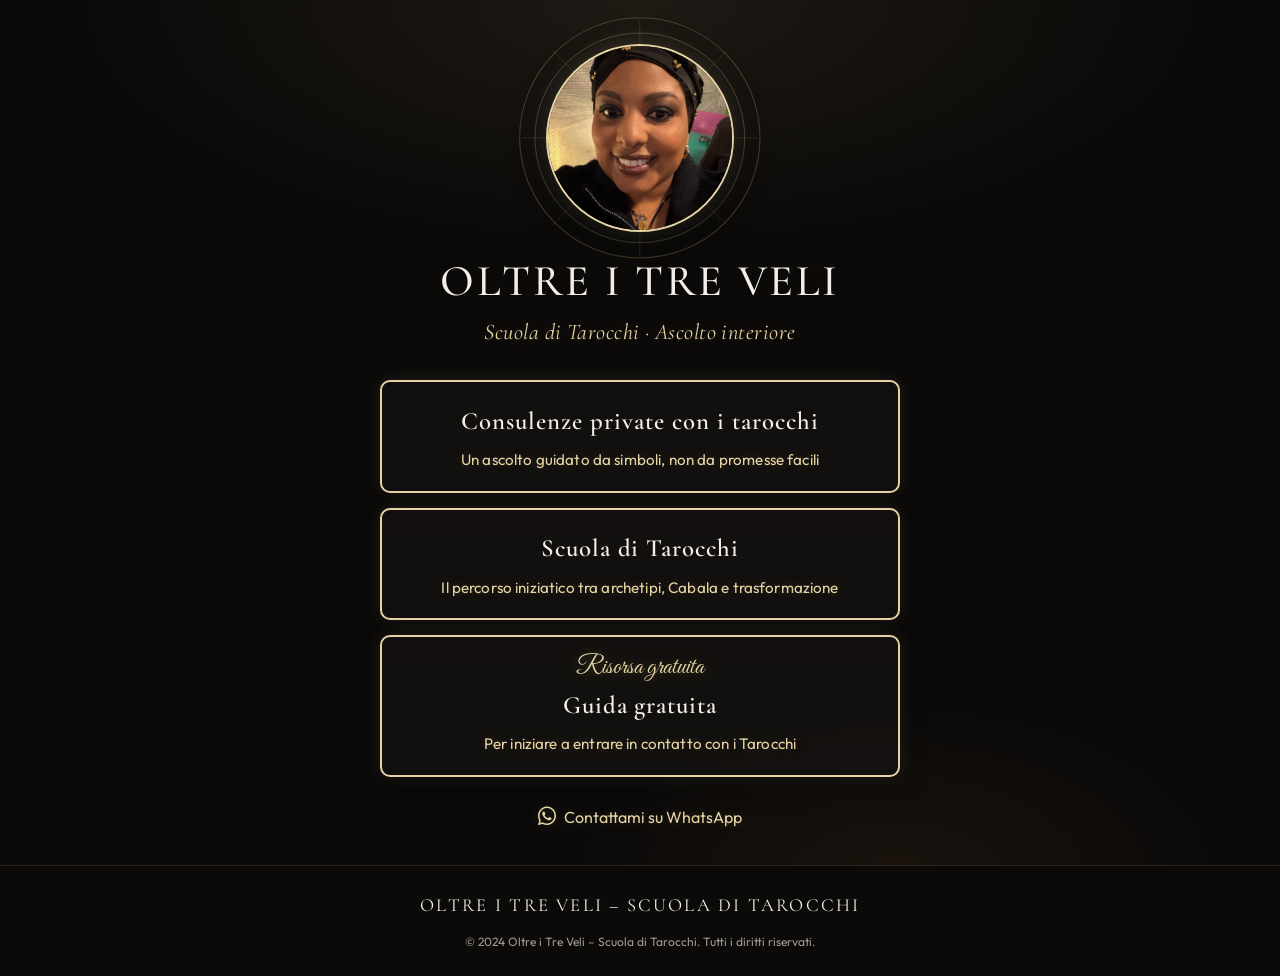
<file: index.html>
<!DOCTYPE html>
<html lang="it">
<head>
  <meta charset="UTF-8">
  <meta name="viewport" content="width=device-width, initial-scale=1.0">
  <meta name="description" content="Oltre i Tre Veli – Scuola di Tarocchi. Consulenze private, scuola e guida gratuita.">
  <title>Oltre i Tre Veli – Scuola di Tarocchi</title>

  <link rel="preconnect" href="https://fonts.googleapis.com">
  <link rel="preconnect" href="https://fonts.gstatic.com" crossorigin>
  <link href="https://fonts.googleapis.com/css2?family=Cormorant+Garamond:ital,wght@0,400;0,500;0,600;0,700;1,400;1,500&family=Great+Vibes&family=Outfit:wght@300;400;500;600&display=swap" rel="stylesheet">
  <link href="https://cdn.jsdelivr.net/npm/bootstrap@5.3.3/dist/css/bootstrap.min.css" rel="stylesheet">
  <link href="https://cdn.jsdelivr.net/npm/bootstrap-icons@1.11.3/font/bootstrap-icons.min.css" rel="stylesheet">
  <link href="styles.css" rel="stylesheet">
</head>
<body class="hub">

  <main class="hub-main">
    <div class="hub-inner">

      <div class="hub-avatar">
        <div class="hub-avatar-halo" aria-hidden="true">
          <svg viewBox="0 0 200 200" fill="none" xmlns="http://www.w3.org/2000/svg">
            <circle cx="100" cy="100" r="94" stroke="#C4A574" stroke-width="0.8" opacity="0.4"/>
            <circle cx="100" cy="100" r="82" stroke="#E6D3A3" stroke-width="0.6" opacity="0.45"/>
            <circle cx="100" cy="100" r="70" stroke="#C4A574" stroke-width="0.55" opacity="0.35"/>
            <g stroke="#C4A574" stroke-width="0.5" opacity="0.35">
              <line x1="100" y1="8" x2="100" y2="192"/>
              <line x1="8" y1="100" x2="192" y2="100"/>
              <line x1="32" y1="32" x2="168" y2="168"/>
              <line x1="168" y1="32" x2="32" y2="168"/>
            </g>
            <circle cx="100" cy="100" r="3.5" fill="#E6D3A3" opacity="0.55"/>
          </svg>
        </div>
        <img
          src="images/photoTurbante.jpg"
          alt="Luna — Oltre i Tre Veli"
          width="376"
          height="376">
      </div>

      <h1 class="hub-brand">Oltre i Tre Veli</h1>
      <p class="hub-tagline">Scuola di Tarocchi · Ascolto interiore</p>

      <nav class="hub-links" aria-label="Percorsi">
        <a class="hub-link" href="pages/consulenza.html">
          <span class="hub-link-title">Consulenze private con i tarocchi</span>
          <span class="hub-link-sub">Un ascolto guidato da simboli, non da promesse facili</span>
        </a>

        <a class="hub-link" href="pages/scuola.html">
          <span class="hub-link-title">Scuola di Tarocchi</span>
          <span class="hub-link-sub">Il percorso iniziatico tra archetipi, Cabala e trasformazione</span>
        </a>

        <a class="hub-link" href="pages/guida.html">
          <span class="hub-link-kicker">Risorsa gratuita</span>
          <span class="hub-link-title">Guida gratuita</span>
          <span class="hub-link-sub">Per iniziare a entrare in contatto con i Tarocchi</span>
        </a>
      </nav>

      <a
        class="hub-wa"
        href="https://wa.me/393520942078"
        target="_blank"
        rel="noopener noreferrer"
      >
        <i class="bi bi-whatsapp" aria-hidden="true"></i>
        Contattami su WhatsApp
      </a>

    </div>
  </main>

  <footer class="site-footer">
    <div class="section-inner">
      <p class="footer-brand">Oltre i Tre Veli – Scuola di Tarocchi</p>
      <p class="footer-copy">© 2024 Oltre i Tre Veli – Scuola di Tarocchi. Tutti i diritti riservati.</p>
    </div>
  </footer>

</body>
</html>
</file>
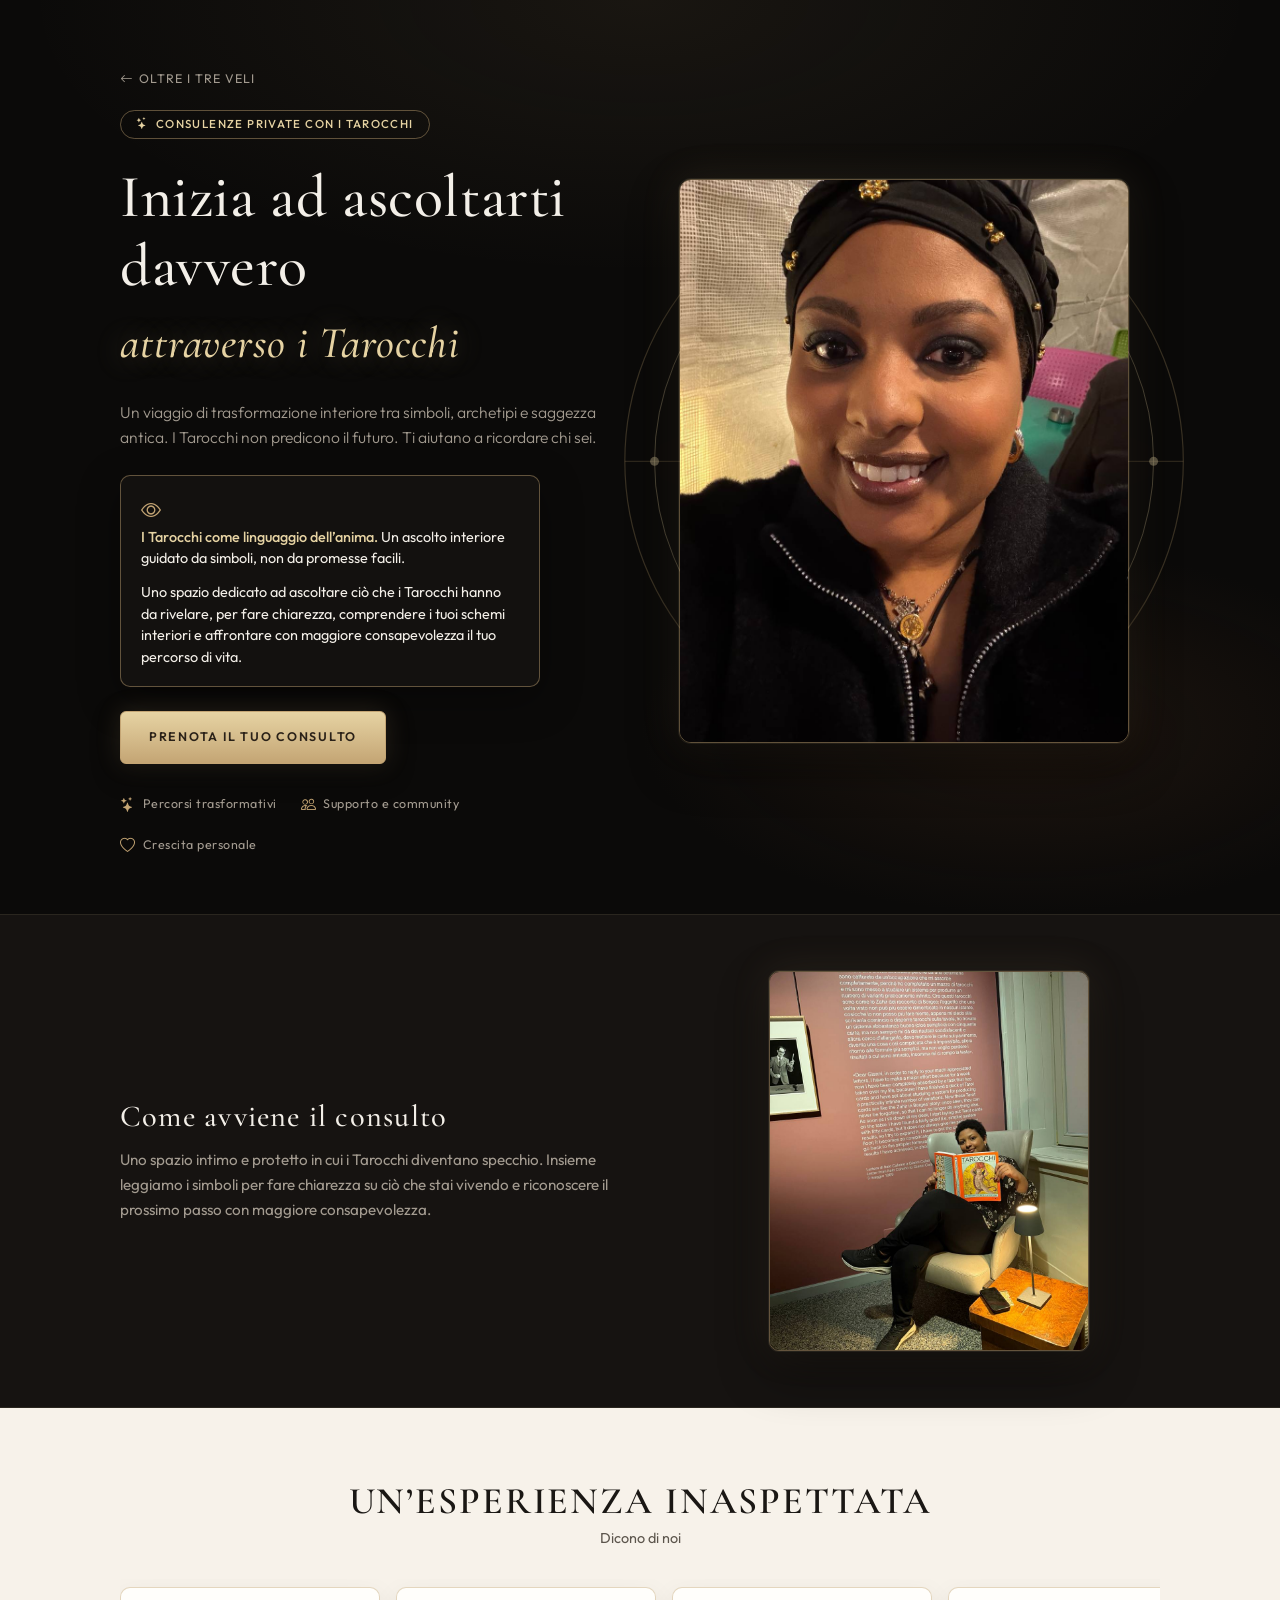
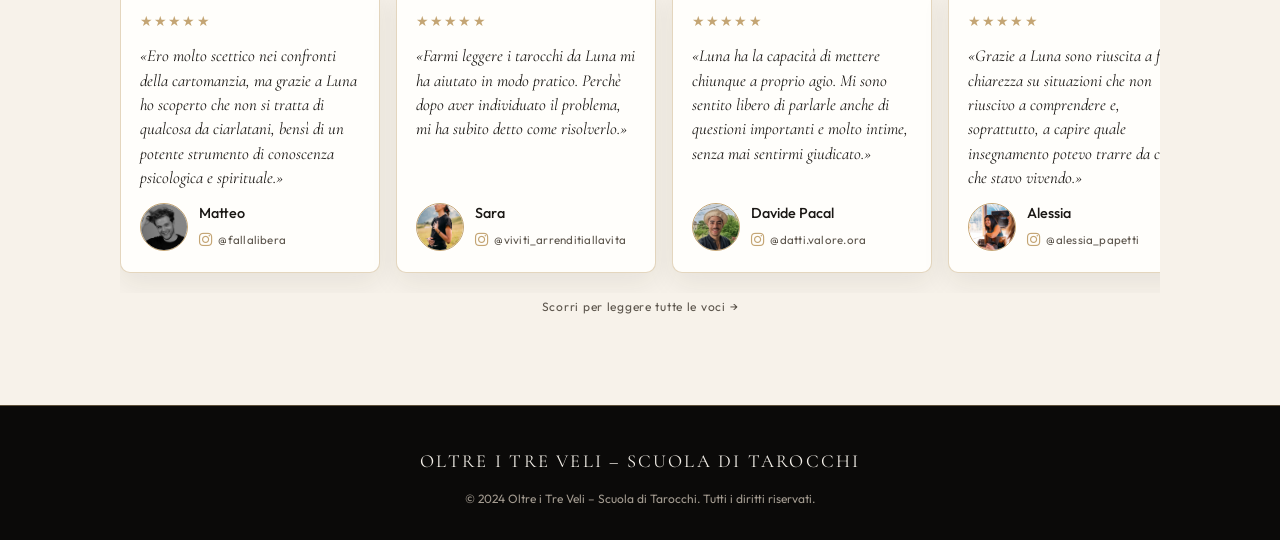
<file: consulenza.html>
<!DOCTYPE html>
<html lang="it">
<head>
  <meta charset="UTF-8">
  <meta name="viewport" content="width=device-width, initial-scale=1.0">
  <meta name="description" content="Consulenze private con i Tarocchi — Oltre i Tre Veli. Un ascolto interiore guidato da simboli e archetipi.">
  <title>Consulenze private – Oltre i Tre Veli</title>

  <link rel="preconnect" href="https://fonts.googleapis.com">
  <link rel="preconnect" href="https://fonts.gstatic.com" crossorigin>
  <link href="https://fonts.googleapis.com/css2?family=Cormorant+Garamond:ital,wght@0,400;0,500;0,600;0,700;1,400;1,500&family=Great+Vibes&family=Outfit:wght@300;400;500;600&display=swap" rel="stylesheet">
  <link href="https://cdn.jsdelivr.net/npm/bootstrap@5.3.3/dist/css/bootstrap.min.css" rel="stylesheet">
  <link href="https://cdn.jsdelivr.net/npm/bootstrap-icons@1.11.3/font/bootstrap-icons.min.css" rel="stylesheet">
  <link href="styles.css" rel="stylesheet">
</head>
<body>

  <header class="hero" id="inizio">
    <div class="section-inner">

      <div class="hero-media">
        <div class="hero-portrait">
          <div class="hero-halo" aria-hidden="true">
            <svg viewBox="0 0 400 400" fill="none" xmlns="http://www.w3.org/2000/svg">
              <circle cx="200" cy="200" r="188" stroke="#C4A574" stroke-width="0.8" opacity="0.35"/>
              <circle cx="200" cy="200" r="168" stroke="#E6D3A3" stroke-width="0.6" opacity="0.45"/>
              <circle cx="200" cy="200" r="148" stroke="#C4A574" stroke-width="0.7" opacity="0.4"/>
              <circle cx="200" cy="200" r="118" stroke="#E6D3A3" stroke-width="0.5" opacity="0.35"/>
              <g stroke="#C4A574" stroke-width="0.55" opacity="0.4">
                <line x1="200" y1="12" x2="200" y2="388"/>
                <line x1="12" y1="200" x2="388" y2="200"/>
                <line x1="67" y1="67" x2="333" y2="333"/>
                <line x1="333" y1="67" x2="67" y2="333"/>
              </g>
              <path d="M200 55 L214 170 L200 145 L186 170 Z M200 345 L214 230 L200 255 L186 230 Z M55 200 L170 214 L145 200 L170 186 Z M345 200 L230 214 L255 200 L230 186 Z" fill="#C4A574" opacity="0.25"/>
              <circle cx="200" cy="200" r="6" fill="#E6D3A3" opacity="0.55"/>
              <circle cx="200" cy="32" r="3" fill="#E6D3A3" opacity="0.5"/>
              <circle cx="200" cy="368" r="3" fill="#E6D3A3" opacity="0.5"/>
              <circle cx="32" cy="200" r="3" fill="#E6D3A3" opacity="0.5"/>
              <circle cx="368" cy="200" r="3" fill="#E6D3A3" opacity="0.5"/>
            </svg>
          </div>
          <img
            class="img-premium"
            src="photoTurbante.jpg"
            alt="Ritratto con turbante — Oltre i Tre Veli"
            width="640"
            height="800">
        </div>
      </div>

      <div class="hero-content">
        <a class="back-link" href="index.html">
          <i class="bi bi-arrow-left" aria-hidden="true"></i>
          Oltre i Tre Veli
        </a>

        <div class="hero-badge">
          <span class="badge-gold">
            <i class="bi bi-stars" aria-hidden="true"></i>
            Consulenze private con i tarocchi
          </span>
        </div>

        <h1 class="hero-headline">Inizia ad ascoltarti davvero</h1>
        <p class="hero-sub">attraverso i Tarocchi</p>

        <p class="hero-lead">
          Un viaggio di trasformazione interiore tra simboli, archetipi e saggezza antica.
          I Tarocchi non predicono il futuro. Ti aiutano a ricordare chi sei.
        </p>

        <div class="hero-benefit-card">
          <i class="bi bi-eye icon" aria-hidden="true"></i>
          <p>
            <strong>I Tarocchi come linguaggio dell’anima.</strong>
            Un ascolto interiore guidato da simboli, non da promesse facili.
          </p>
          <p>
            Uno spazio dedicato ad ascoltare ciò che i Tarocchi hanno da rivelare,
            per fare chiarezza, comprendere i tuoi schemi interiori e affrontare
            con maggiore consapevolezza il tuo percorso di vita.
          </p>
        </div>

        <div class="hero-cta">
          <a class="btn-gold" href="https://wa.me/393520942078" target="_blank" rel="noopener noreferrer">PRENOTA IL TUO CONSULTO</a>
        </div>

        <ul class="micro-benefits" aria-label="Benefici principali">
          <li><i class="bi bi-stars" aria-hidden="true"></i> Percorsi trasformativi</li>
          <li><i class="bi bi-people" aria-hidden="true"></i> Supporto e community</li>
          <li><i class="bi bi-heart" aria-hidden="true"></i> Crescita personale</li>
        </ul>
      </div>

    </div>
  </header>

  <section class="consult-strip" aria-labelledby="consult-strip-title">
    <div class="section-inner consult-strip-grid">
      <div>
        <h2 id="consult-strip-title">Come avviene il consulto</h2>
        <p>
          Uno spazio intimo e protetto in cui i Tarocchi diventano specchio.
          Insieme leggiamo i simboli per fare chiarezza su ciò che stai vivendo
          e riconoscere il prossimo passo con maggiore consapevolezza.
        </p>
      </div>
      <img
        class="img-premium"
        src="photoSeduta.jpg"
        alt="Seduta di consulto con i Tarocchi"
        width="640"
        height="800"
        loading="lazy">
    </div>
  </section>

  <section class="bonus-bottom" id="community" aria-labelledby="reviews-title">
    <div class="section-inner">
      <h2 id="reviews-title">Un’esperienza inaspettata</h2>
      <p class="section-sub">Dicono di noi</p>

      <div class="testimonials-track" role="list" tabindex="0" aria-label="Recensioni — scorri orizzontalmente">

        <article class="testimonial-card" role="listitem">
          <div class="testimonial-stars" aria-label="5 stelle su 5">★★★★★</div>
          <blockquote>«Ero molto scettico nei confronti della cartomanzia, ma grazie a Luna ho scoperto che non si tratta di qualcosa da ciarlatani, bensì di un potente strumento di conoscenza psicologica e spirituale.»</blockquote>
          <div class="testimonial-author">
            <div class="avatar">
              <img src="testimonianze/matteo.jpg" alt="Matteo" width="96" height="96" loading="lazy">
            </div>
            <div class="testimonial-author-meta">
              <strong>Matteo</strong>
              <a class="testimonial-ig" href="https://www.instagram.com/fallalibera?igsh=NGwweDhvZDZzd2t6" target="_blank" rel="noopener noreferrer">
                <i class="bi bi-instagram" aria-hidden="true"></i>
                @fallalibera
              </a>
            </div>
          </div>
        </article>

        <article class="testimonial-card" role="listitem">
          <div class="testimonial-stars" aria-label="5 stelle su 5">★★★★★</div>
          <blockquote>«Farmi leggere i tarocchi da Luna mi ha aiutato in modo pratico. Perchè dopo aver individuato il problema, mi ha subito detto come risolverlo.»</blockquote>
          <div class="testimonial-author">
            <div class="avatar">
              <img src="testimonianze/sara.jpg" alt="Sara" width="96" height="96" loading="lazy">
            </div>
            <div class="testimonial-author-meta">
              <strong>Sara</strong>
              <a class="testimonial-ig" href="https://www.instagram.com/viviti_arrenditiallavita?igsh=MXh1MXZ4bzk3ZDY0dA==" target="_blank" rel="noopener noreferrer">
                <i class="bi bi-instagram" aria-hidden="true"></i>
                @viviti_arrenditiallavita
              </a>
            </div>
          </div>
        </article>

        <article class="testimonial-card" role="listitem">
          <div class="testimonial-stars" aria-label="5 stelle su 5">★★★★★</div>
          <blockquote>«Luna ha la capacità di mettere chiunque a proprio agio. Mi sono sentito libero di parlarle anche di questioni importanti e molto intime, senza mai sentirmi giudicato.»</blockquote>
          <div class="testimonial-author">
            <div class="avatar">
              <img src="testimonianze/davide.jpg" alt="Davide Pacal" width="96" height="96" loading="lazy">
            </div>
            <div class="testimonial-author-meta">
              <strong>Davide Pacal</strong>
              <a class="testimonial-ig" href="https://www.instagram.com/datti.valore.ora?igsh=OThnbmhnbXlheHU1" target="_blank" rel="noopener noreferrer">
                <i class="bi bi-instagram" aria-hidden="true"></i>
                @datti.valore.ora
              </a>
            </div>
          </div>
        </article>

        <article class="testimonial-card" role="listitem">
          <div class="testimonial-stars" aria-label="5 stelle su 5">★★★★★</div>
          <blockquote>«Grazie a Luna sono riuscita a fare chiarezza su situazioni che non riuscivo a comprendere e, soprattutto, a capire quale insegnamento potevo trarre da ciò che stavo vivendo.»</blockquote>
          <div class="testimonial-author">
            <div class="avatar">
              <img src="testimonianze/alessia.jpg" alt="Alessia" width="96" height="96" loading="lazy">
            </div>
            <div class="testimonial-author-meta">
              <strong>Alessia</strong>
              <a class="testimonial-ig" href="https://www.instagram.com/alessia_papetti?igsh=MXFsOGxzcWU5cTZzcA==" target="_blank" rel="noopener noreferrer">
                <i class="bi bi-instagram" aria-hidden="true"></i>
                @alessia_papetti
              </a>
            </div>
          </div>
        </article>

      </div>
      <p class="scroll-hint">Scorri per leggere tutte le voci →</p>
    </div>
  </section>

  <footer class="site-footer">
    <div class="section-inner">
      <p class="footer-brand">Oltre i Tre Veli – Scuola di Tarocchi</p>
      <p class="footer-copy">© 2024 Oltre i Tre Veli – Scuola di Tarocchi. Tutti i diritti riservati.</p>
    </div>
  </footer>

</body>
</html>
</file>
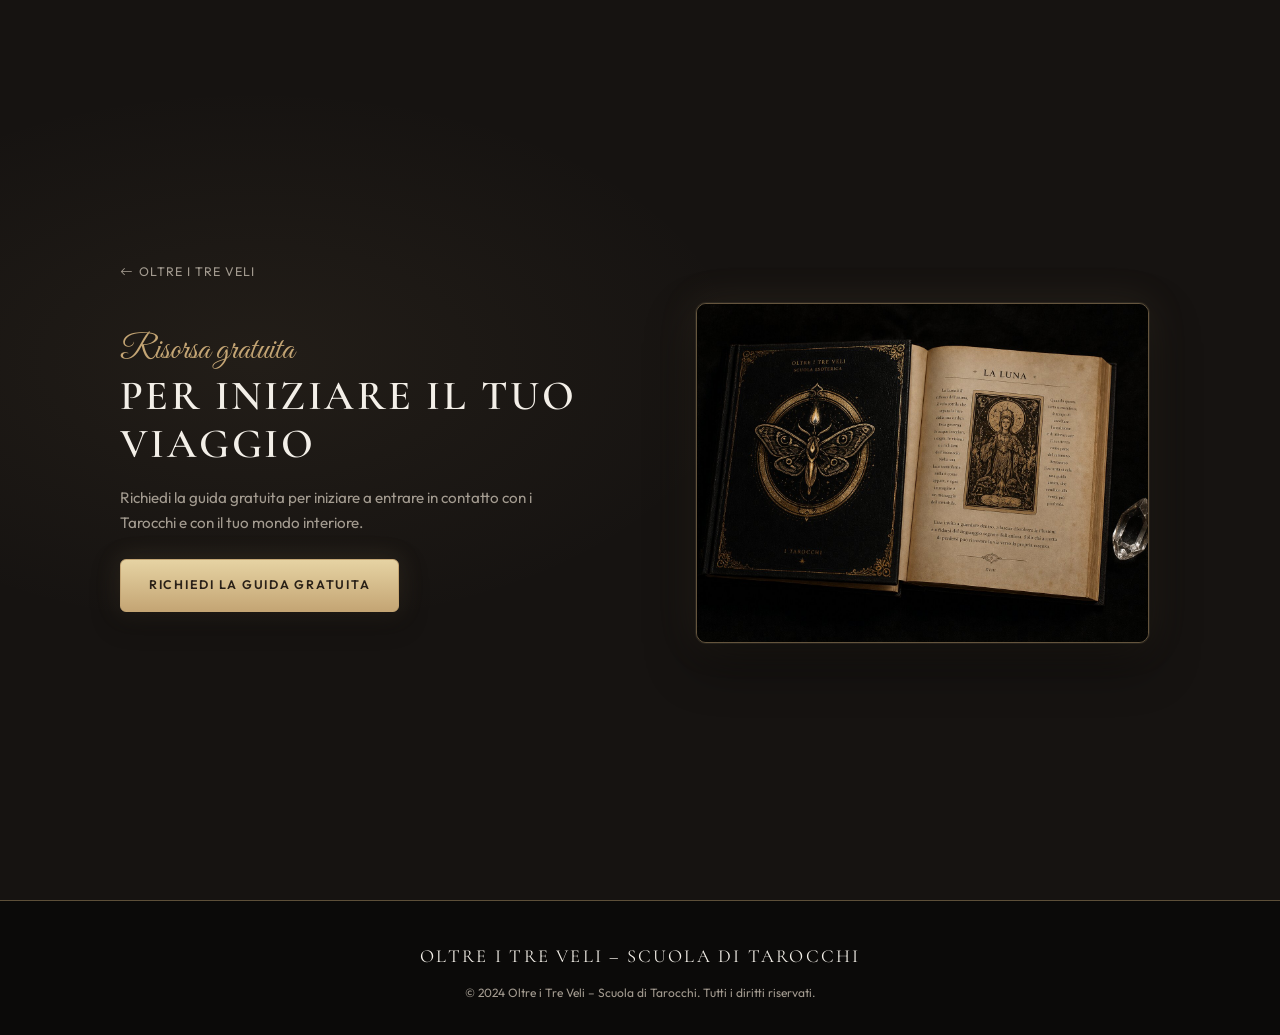
<file: guida.html>
<!DOCTYPE html>
<html lang="it">
<head>
  <meta charset="UTF-8">
  <meta name="viewport" content="width=device-width, initial-scale=1.0">
  <meta name="description" content="Richiedi la guida gratuita sui Tarocchi — Oltre i Tre Veli. Per iniziare a entrare in contatto con il tuo mondo interiore.">
  <title>Guida gratuita – Oltre i Tre Veli</title>

  <link rel="preconnect" href="https://fonts.googleapis.com">
  <link rel="preconnect" href="https://fonts.gstatic.com" crossorigin>
  <link href="https://fonts.googleapis.com/css2?family=Cormorant+Garamond:ital,wght@0,400;0,500;0,600;0,700;1,400;1,500&family=Great+Vibes&family=Outfit:wght@300;400;500;600&display=swap" rel="stylesheet">
  <link href="https://cdn.jsdelivr.net/npm/bootstrap@5.3.3/dist/css/bootstrap.min.css" rel="stylesheet">
  <link href="https://cdn.jsdelivr.net/npm/bootstrap-icons@1.11.3/font/bootstrap-icons.min.css" rel="stylesheet">
  <link href="styles.css" rel="stylesheet">
</head>
<body>

  <section class="bonus-top" id="risorsa" aria-labelledby="bonus-title">
    <div class="section-inner">
      <a class="back-link" href="index.html">
        <i class="bi bi-arrow-left" aria-hidden="true"></i>
        Oltre i Tre Veli
      </a>

      <div class="bonus-top-grid">

        <div class="bonus-copy">
          <span class="label-script">Risorsa gratuita</span>
          <h1 id="bonus-title">Per iniziare il tuo viaggio</h1>
          <p>
            Richiedi la guida gratuita per iniziare a entrare in contatto
            con i Tarocchi e con il tuo mondo interiore.
          </p>
          <a
            id="cta-guida-gratuita"
            class="btn-gold"
            href="https://wa.me/393520942078"
            target="_blank"
            rel="noopener noreferrer"
          >RICHIEDI LA GUIDA GRATUITA</a>
        </div>

        <div class="bonus-visual">
          <img
            class="img-premium"
            src="photoBook.jpg"
            alt="Libro esoterico Oltre i Tre Veli: falena dorata e pagina La Luna con cristallo"
            width="800"
            height="600">
        </div>

      </div>
    </div>
  </section>

  <footer class="site-footer">
    <div class="section-inner">
      <p class="footer-brand">Oltre i Tre Veli – Scuola di Tarocchi</p>
      <p class="footer-copy">© 2024 Oltre i Tre Veli – Scuola di Tarocchi. Tutti i diritti riservati.</p>
    </div>
  </footer>

  <script src="whatsapp-form.js" defer></script>
</body>
</html>
</file>
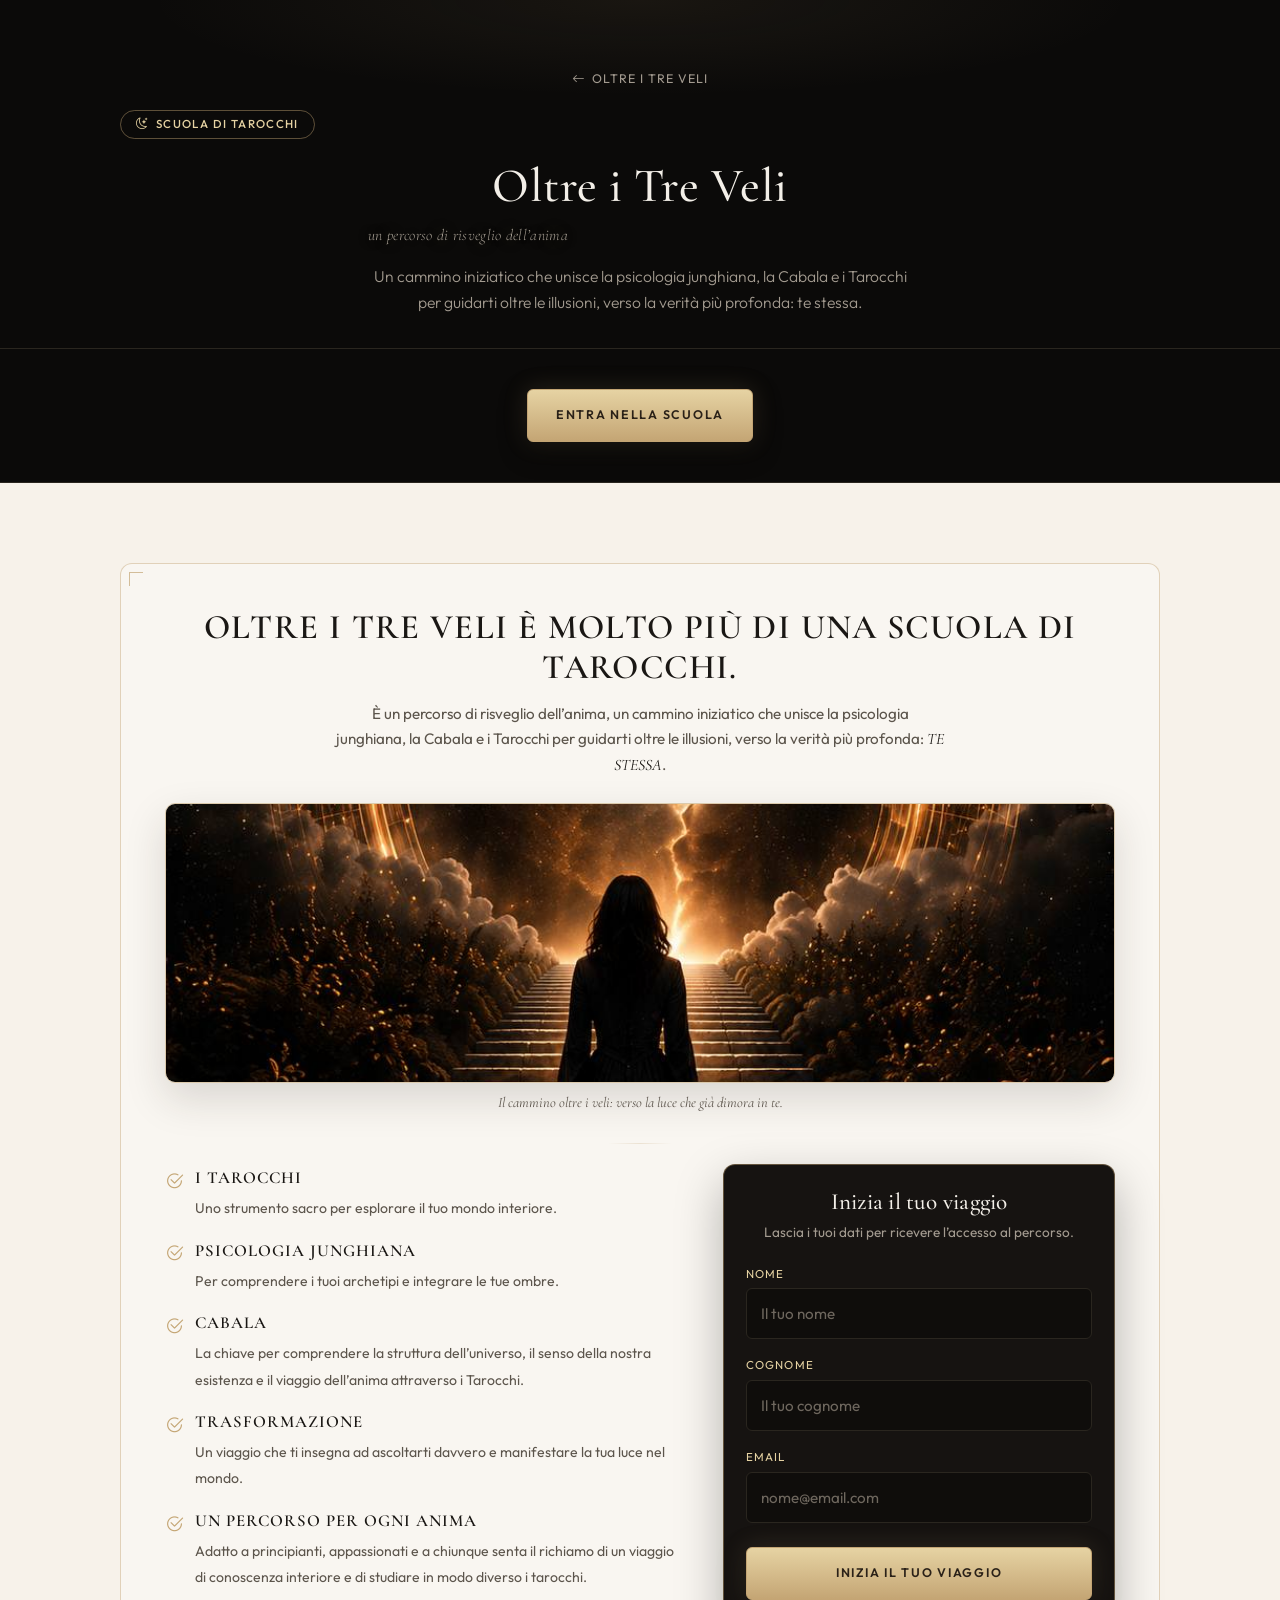
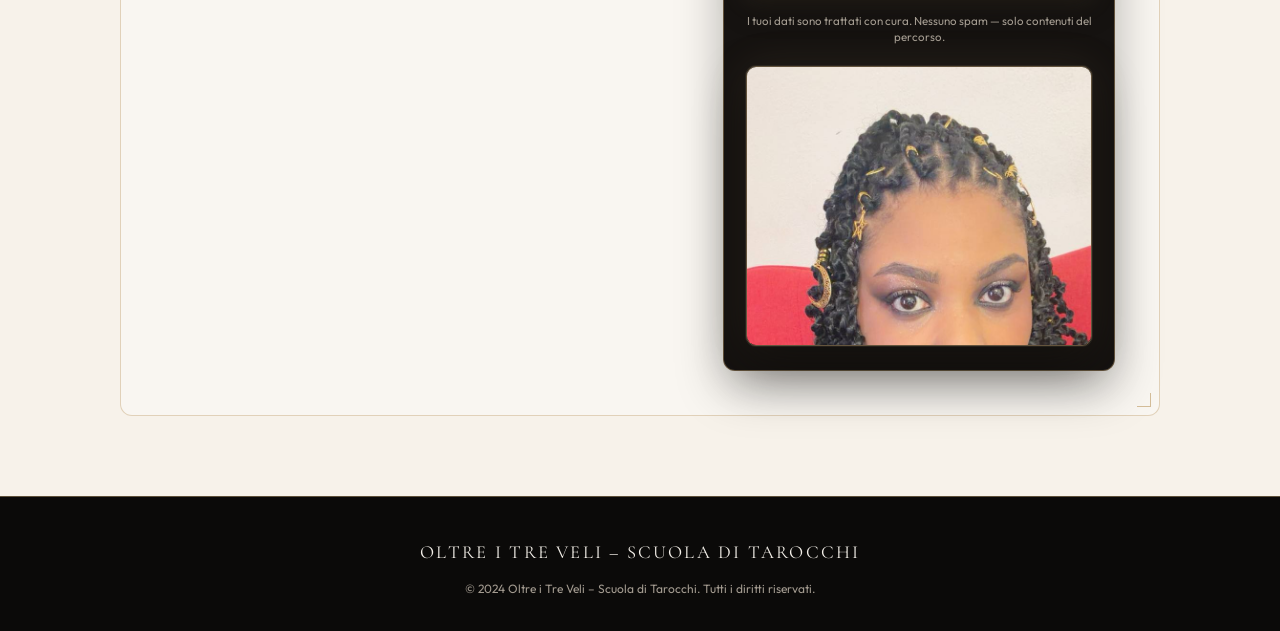
<file: scuola.html>
<!DOCTYPE html>
<html lang="it">
<head>
  <meta charset="UTF-8">
  <meta name="viewport" content="width=device-width, initial-scale=1.0">
  <meta name="description" content="Scuola di Tarocchi Oltre i Tre Veli — un percorso di risveglio tra psicologia junghiana, Cabala e Tarocchi.">
  <title>Scuola di Tarocchi – Oltre i Tre Veli</title>

  <link rel="preconnect" href="https://fonts.googleapis.com">
  <link rel="preconnect" href="https://fonts.gstatic.com" crossorigin>
  <link href="https://fonts.googleapis.com/css2?family=Cormorant+Garamond:ital,wght@0,400;0,500;0,600;0,700;1,400;1,500&family=Great+Vibes&family=Outfit:wght@300;400;500;600&display=swap" rel="stylesheet">
  <link href="https://cdn.jsdelivr.net/npm/bootstrap@5.3.3/dist/css/bootstrap.min.css" rel="stylesheet">
  <link href="https://cdn.jsdelivr.net/npm/bootstrap-icons@1.11.3/font/bootstrap-icons.min.css" rel="stylesheet">
  <link href="styles.css" rel="stylesheet">
</head>
<body>

  <header class="page-intro" id="inizio">
    <div class="section-inner">
      <a class="back-link" href="index.html">
        <i class="bi bi-arrow-left" aria-hidden="true"></i>
        Oltre i Tre Veli
      </a>

      <div class="hero-badge page-intro-badge">
        <span class="badge-gold">
          <i class="bi bi-moon-stars" aria-hidden="true"></i>
          Scuola di Tarocchi
        </span>
      </div>

      <h1>Oltre i Tre Veli</h1>
      <p class="hero-sub">un percorso di risveglio dell’anima</p>
      <p>
        Un cammino iniziatico che unisce la psicologia junghiana, la Cabala e i Tarocchi
        per guidarti oltre le illusioni, verso la verità più profonda: te stessa.
      </p>
    </div>
  </header>

  <section class="cta-band" aria-label="Invito alla scuola">
    <div class="section-inner">
      <a class="btn-gold" href="https://wa.me/393520942078" target="_blank" rel="noopener noreferrer">ENTRA NELLA SCUOLA</a>
    </div>
  </section>

  <section class="benefits" id="benefici" aria-labelledby="benefici-title">
    <div class="section-inner">

      <div class="ornate-frame">
        <h2 class="benefits-title" id="benefici-title">
          Oltre i Tre Veli è molto più di una scuola di Tarocchi.
        </h2>

        <p class="benefits-intro">
          È un percorso di risveglio dell’anima, un cammino iniziatico che unisce
          la psicologia junghiana, la Cabala e i Tarocchi per guidarti oltre le illusioni,
          verso la verità più profonda: <em>TE STESSA</em>.
        </p>

        <figure class="mystic-journey">
          <img
            class="img-premium"
            src="photoScale.jpg"
            alt="Figura sulla scalinata verso un portale celeste — il cammino oltre i veli"
            width="1400"
            height="600"
            loading="lazy">
          <figcaption class="mystic-caption">Il cammino oltre i veli: verso la luce che già dimora in te.</figcaption>
        </figure>

        <hr class="gold-divider" aria-hidden="true">

        <div class="benefits-layout">

          <div>
            <ul class="benefit-list">
              <li>
                <i class="bi bi-check2-circle" aria-hidden="true"></i>
                <div>
                  <strong>I TAROCCHI</strong>
                  <span>Uno strumento sacro per esplorare il tuo mondo interiore.</span>
                </div>
              </li>
              <li>
                <i class="bi bi-check2-circle" aria-hidden="true"></i>
                <div>
                  <strong>PSICOLOGIA JUNGHIANA</strong>
                  <span>Per comprendere i tuoi archetipi e integrare le tue ombre.</span>
                </div>
              </li>
              <li>
                <i class="bi bi-check2-circle" aria-hidden="true"></i>
                <div>
                  <strong>CABALA</strong>
                  <span>La chiave per comprendere la struttura dell’universo, il senso della nostra esistenza e il viaggio dell’anima attraverso i Tarocchi.</span>
                </div>
              </li>
              <li>
                <i class="bi bi-check2-circle" aria-hidden="true"></i>
                <div>
                  <strong>TRASFORMAZIONE</strong>
                  <span>Un viaggio che ti insegna ad ascoltarti davvero e manifestare la tua luce nel mondo.</span>
                </div>
              </li>
              <li>
                <i class="bi bi-check2-circle" aria-hidden="true"></i>
                <div>
                  <strong>UN PERCORSO PER OGNI ANIMA</strong>
                  <span>Adatto a principianti, appassionati e a chiunque senta il richiamo di un viaggio di conoscenza interiore e di studiare in modo diverso i tarocchi.</span>
                </div>
              </li>
            </ul>
          </div>

          <aside class="lead-form-card" aria-labelledby="form-title">
            <h3 id="form-title">Inizia il tuo viaggio</h3>
            <p class="form-hint">Lascia i tuoi dati per ricevere l’accesso al percorso.</p>

            <form id="lead-form" action="#" method="post" novalidate>
              <div class="form-group">
                <label for="nome">Nome</label>
                <input type="text" id="nome" name="nome" autocomplete="given-name" required placeholder="Il tuo nome">
              </div>
              <div class="form-group">
                <label for="cognome">Cognome</label>
                <input type="text" id="cognome" name="cognome" autocomplete="family-name" required placeholder="Il tuo cognome">
              </div>
              <div class="form-group">
                <label for="email">Email</label>
                <input type="email" id="email" name="email" autocomplete="email" required placeholder="nome@email.com">
              </div>
              <button type="submit" class="btn-gold">INIZIA IL TUO VIAGGIO</button>
              <p class="form-privacy">
                I tuoi dati sono trattati con cura. Nessuno spam — solo contenuti del percorso.
              </p>
            </form>

            <div class="form-support-photo">
              <img
                class="img-premium"
                src="photoTreccine.jpg"
                alt="Ritratto — guida del percorso Oltre i Tre Veli"
                width="640"
                height="800"
                loading="lazy">
            </div>
          </aside>

        </div>
      </div>

    </div>
  </section>

  <footer class="site-footer">
    <div class="section-inner">
      <p class="footer-brand">Oltre i Tre Veli – Scuola di Tarocchi</p>
      <p class="footer-copy">© 2024 Oltre i Tre Veli – Scuola di Tarocchi. Tutti i diritti riservati.</p>
    </div>
  </footer>

  <script src="whatsapp-form.js" defer></script>
</body>
</html>
</file>
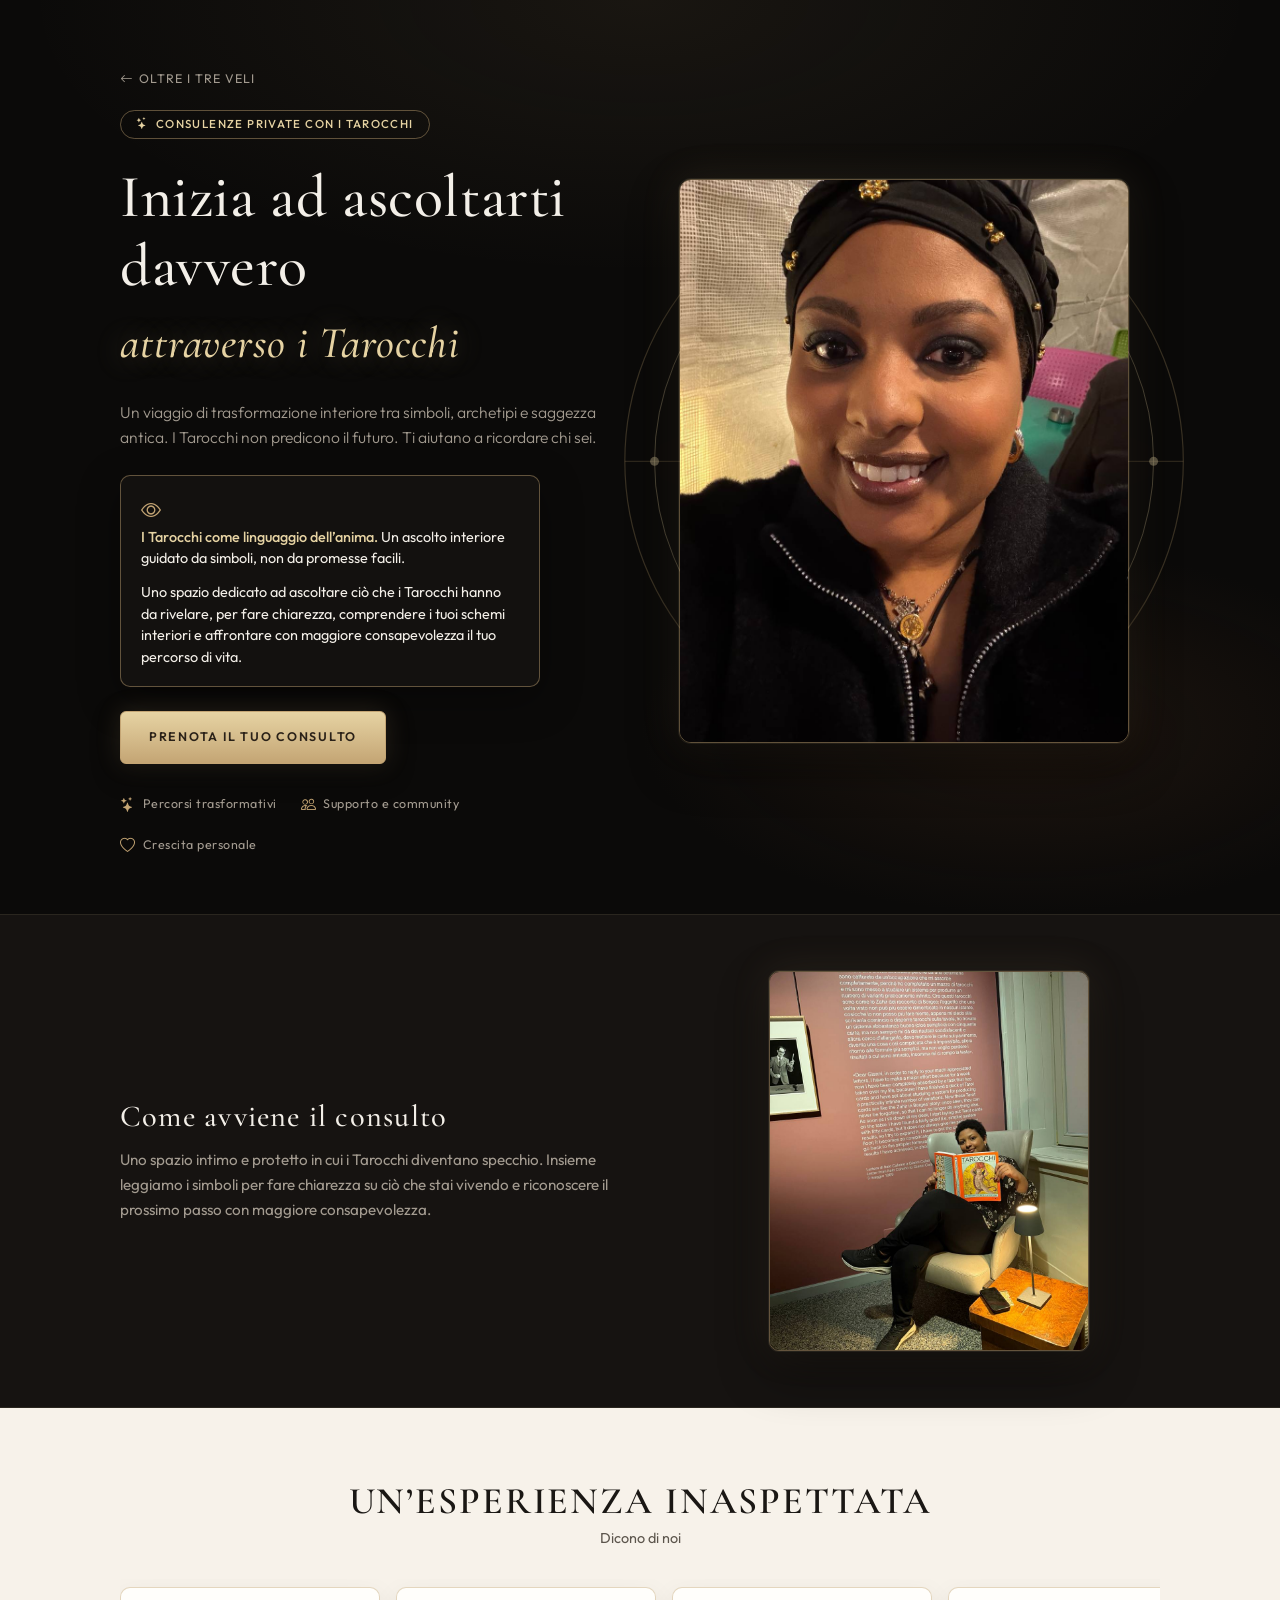
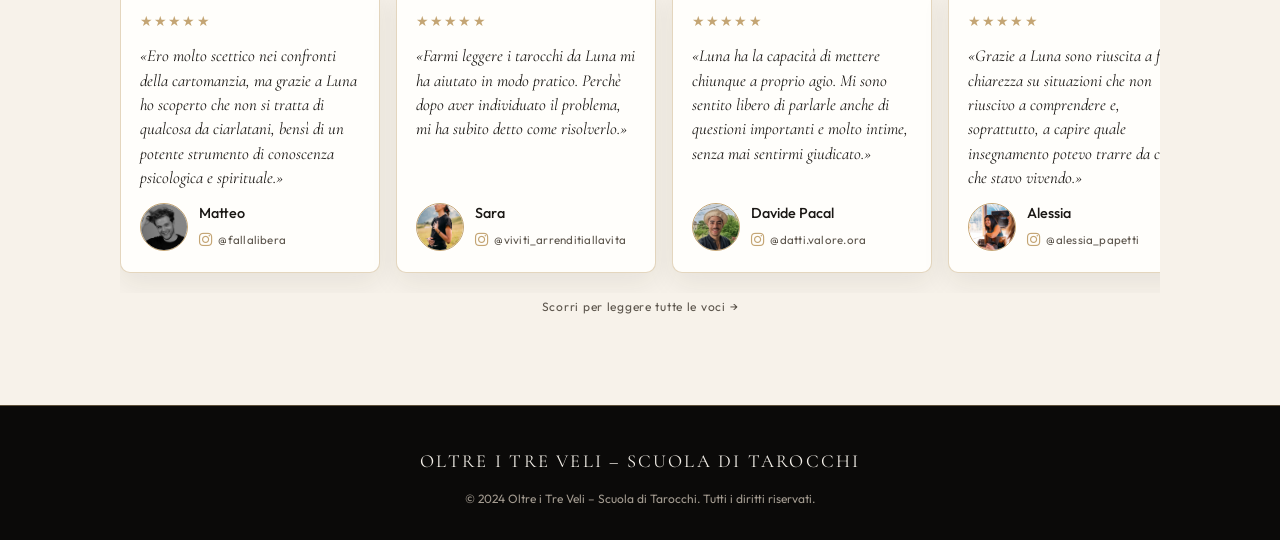
<file: pages/consulenza.html>
<!DOCTYPE html>
<html lang="it">
<head>
  <meta charset="UTF-8">
  <meta name="viewport" content="width=device-width, initial-scale=1.0">
  <meta name="description" content="Consulenze private con i Tarocchi — Oltre i Tre Veli. Un ascolto interiore guidato da simboli e archetipi.">
  <title>Consulenze private – Oltre i Tre Veli</title>

  <link rel="preconnect" href="https://fonts.googleapis.com">
  <link rel="preconnect" href="https://fonts.gstatic.com" crossorigin>
  <link href="https://fonts.googleapis.com/css2?family=Cormorant+Garamond:ital,wght@0,400;0,500;0,600;0,700;1,400;1,500&family=Great+Vibes&family=Outfit:wght@300;400;500;600&display=swap" rel="stylesheet">
  <link href="https://cdn.jsdelivr.net/npm/bootstrap@5.3.3/dist/css/bootstrap.min.css" rel="stylesheet">
  <link href="https://cdn.jsdelivr.net/npm/bootstrap-icons@1.11.3/font/bootstrap-icons.min.css" rel="stylesheet">
  <link href="../styles.css" rel="stylesheet">
</head>
<body>

  <header class="hero" id="inizio">
    <div class="section-inner">

      <div class="hero-media">
        <div class="hero-portrait">
          <div class="hero-halo" aria-hidden="true">
            <svg viewBox="0 0 400 400" fill="none" xmlns="http://www.w3.org/2000/svg">
              <circle cx="200" cy="200" r="188" stroke="#C4A574" stroke-width="0.8" opacity="0.35"/>
              <circle cx="200" cy="200" r="168" stroke="#E6D3A3" stroke-width="0.6" opacity="0.45"/>
              <circle cx="200" cy="200" r="148" stroke="#C4A574" stroke-width="0.7" opacity="0.4"/>
              <circle cx="200" cy="200" r="118" stroke="#E6D3A3" stroke-width="0.5" opacity="0.35"/>
              <g stroke="#C4A574" stroke-width="0.55" opacity="0.4">
                <line x1="200" y1="12" x2="200" y2="388"/>
                <line x1="12" y1="200" x2="388" y2="200"/>
                <line x1="67" y1="67" x2="333" y2="333"/>
                <line x1="333" y1="67" x2="67" y2="333"/>
              </g>
              <path d="M200 55 L214 170 L200 145 L186 170 Z M200 345 L214 230 L200 255 L186 230 Z M55 200 L170 214 L145 200 L170 186 Z M345 200 L230 214 L255 200 L230 186 Z" fill="#C4A574" opacity="0.25"/>
              <circle cx="200" cy="200" r="6" fill="#E6D3A3" opacity="0.55"/>
              <circle cx="200" cy="32" r="3" fill="#E6D3A3" opacity="0.5"/>
              <circle cx="200" cy="368" r="3" fill="#E6D3A3" opacity="0.5"/>
              <circle cx="32" cy="200" r="3" fill="#E6D3A3" opacity="0.5"/>
              <circle cx="368" cy="200" r="3" fill="#E6D3A3" opacity="0.5"/>
            </svg>
          </div>
          <img
            class="img-premium"
            src="../images/photoTurbante.jpg"
            alt="Ritratto con turbante — Oltre i Tre Veli"
            width="640"
            height="800">
        </div>
      </div>

      <div class="hero-content">
        <a class="back-link" href="../index.html">
          <i class="bi bi-arrow-left" aria-hidden="true"></i>
          Oltre i Tre Veli
        </a>

        <div class="hero-badge">
          <span class="badge-gold">
            <i class="bi bi-stars" aria-hidden="true"></i>
            Consulenze private con i tarocchi
          </span>
        </div>

        <h1 class="hero-headline">Inizia ad ascoltarti davvero</h1>
        <p class="hero-sub">attraverso i Tarocchi</p>

        <p class="hero-lead">
          Un viaggio di trasformazione interiore tra simboli, archetipi e saggezza antica.
          I Tarocchi non predicono il futuro. Ti aiutano a ricordare chi sei.
        </p>

        <div class="hero-benefit-card">
          <i class="bi bi-eye icon" aria-hidden="true"></i>
          <p>
            <strong>I Tarocchi come linguaggio dell’anima.</strong>
            Un ascolto interiore guidato da simboli, non da promesse facili.
          </p>
          <p>
            Uno spazio dedicato ad ascoltare ciò che i Tarocchi hanno da rivelare,
            per fare chiarezza, comprendere i tuoi schemi interiori e affrontare
            con maggiore consapevolezza il tuo percorso di vita.
          </p>
        </div>

        <div class="hero-cta">
          <a class="btn-gold" href="https://wa.me/393520942078" target="_blank" rel="noopener noreferrer">PRENOTA IL TUO CONSULTO</a>
        </div>

        <ul class="micro-benefits" aria-label="Benefici principali">
          <li><i class="bi bi-stars" aria-hidden="true"></i> Percorsi trasformativi</li>
          <li><i class="bi bi-people" aria-hidden="true"></i> Supporto e community</li>
          <li><i class="bi bi-heart" aria-hidden="true"></i> Crescita personale</li>
        </ul>
      </div>

    </div>
  </header>

  <section class="consult-strip" aria-labelledby="consult-strip-title">
    <div class="section-inner consult-strip-grid">
      <div>
        <h2 id="consult-strip-title">Come avviene il consulto</h2>
        <p>
          Uno spazio intimo e protetto in cui i Tarocchi diventano specchio.
          Insieme leggiamo i simboli per fare chiarezza su ciò che stai vivendo
          e riconoscere il prossimo passo con maggiore consapevolezza.
        </p>
      </div>
      <img
        class="img-premium"
        src="../images/photoSeduta.jpg"
        alt="Seduta di consulto con i Tarocchi"
        width="640"
        height="800"
        loading="lazy">
    </div>
  </section>

  <section class="bonus-bottom" id="community" aria-labelledby="reviews-title">
    <div class="section-inner">
      <h2 id="reviews-title">Un’esperienza inaspettata</h2>
      <p class="section-sub">Dicono di noi</p>

      <div class="testimonials-track" role="list" tabindex="0" aria-label="Recensioni — scorri orizzontalmente">

        <article class="testimonial-card" role="listitem">
          <div class="testimonial-stars" aria-label="5 stelle su 5">★★★★★</div>
          <blockquote>«Ero molto scettico nei confronti della cartomanzia, ma grazie a Luna ho scoperto che non si tratta di qualcosa da ciarlatani, bensì di un potente strumento di conoscenza psicologica e spirituale.»</blockquote>
          <div class="testimonial-author">
            <div class="avatar">
              <img src="../images/testimonianze/matteo.jpg" alt="Matteo" width="96" height="96" loading="lazy">
            </div>
            <div class="testimonial-author-meta">
              <strong>Matteo</strong>
              <a class="testimonial-ig" href="https://www.instagram.com/fallalibera?igsh=NGwweDhvZDZzd2t6" target="_blank" rel="noopener noreferrer">
                <i class="bi bi-instagram" aria-hidden="true"></i>
                @fallalibera
              </a>
            </div>
          </div>
        </article>

        <article class="testimonial-card" role="listitem">
          <div class="testimonial-stars" aria-label="5 stelle su 5">★★★★★</div>
          <blockquote>«Farmi leggere i tarocchi da Luna mi ha aiutato in modo pratico. Perchè dopo aver individuato il problema, mi ha subito detto come risolverlo.»</blockquote>
          <div class="testimonial-author">
            <div class="avatar">
              <img src="../images/testimonianze/sara.jpg" alt="Sara" width="96" height="96" loading="lazy">
            </div>
            <div class="testimonial-author-meta">
              <strong>Sara</strong>
              <a class="testimonial-ig" href="https://www.instagram.com/viviti_arrenditiallavita?igsh=MXh1MXZ4bzk3ZDY0dA==" target="_blank" rel="noopener noreferrer">
                <i class="bi bi-instagram" aria-hidden="true"></i>
                @viviti_arrenditiallavita
              </a>
            </div>
          </div>
        </article>

        <article class="testimonial-card" role="listitem">
          <div class="testimonial-stars" aria-label="5 stelle su 5">★★★★★</div>
          <blockquote>«Luna ha la capacità di mettere chiunque a proprio agio. Mi sono sentito libero di parlarle anche di questioni importanti e molto intime, senza mai sentirmi giudicato.»</blockquote>
          <div class="testimonial-author">
            <div class="avatar">
              <img src="../images/testimonianze/davide.jpg" alt="Davide Pacal" width="96" height="96" loading="lazy">
            </div>
            <div class="testimonial-author-meta">
              <strong>Davide Pacal</strong>
              <a class="testimonial-ig" href="https://www.instagram.com/datti.valore.ora?igsh=OThnbmhnbXlheHU1" target="_blank" rel="noopener noreferrer">
                <i class="bi bi-instagram" aria-hidden="true"></i>
                @datti.valore.ora
              </a>
            </div>
          </div>
        </article>

        <article class="testimonial-card" role="listitem">
          <div class="testimonial-stars" aria-label="5 stelle su 5">★★★★★</div>
          <blockquote>«Grazie a Luna sono riuscita a fare chiarezza su situazioni che non riuscivo a comprendere e, soprattutto, a capire quale insegnamento potevo trarre da ciò che stavo vivendo.»</blockquote>
          <div class="testimonial-author">
            <div class="avatar">
              <img src="../images/testimonianze/alessia.jpg" alt="Alessia" width="96" height="96" loading="lazy">
            </div>
            <div class="testimonial-author-meta">
              <strong>Alessia</strong>
              <a class="testimonial-ig" href="https://www.instagram.com/alessia_papetti?igsh=MXFsOGxzcWU5cTZzcA==" target="_blank" rel="noopener noreferrer">
                <i class="bi bi-instagram" aria-hidden="true"></i>
                @alessia_papetti
              </a>
            </div>
          </div>
        </article>

      </div>
      <p class="scroll-hint">Scorri per leggere tutte le voci →</p>
    </div>
  </section>

  <footer class="site-footer">
    <div class="section-inner">
      <p class="footer-brand">Oltre i Tre Veli – Scuola di Tarocchi</p>
      <p class="footer-copy">© 2024 Oltre i Tre Veli – Scuola di Tarocchi. Tutti i diritti riservati.</p>
    </div>
  </footer>

</body>
</html>
</file>
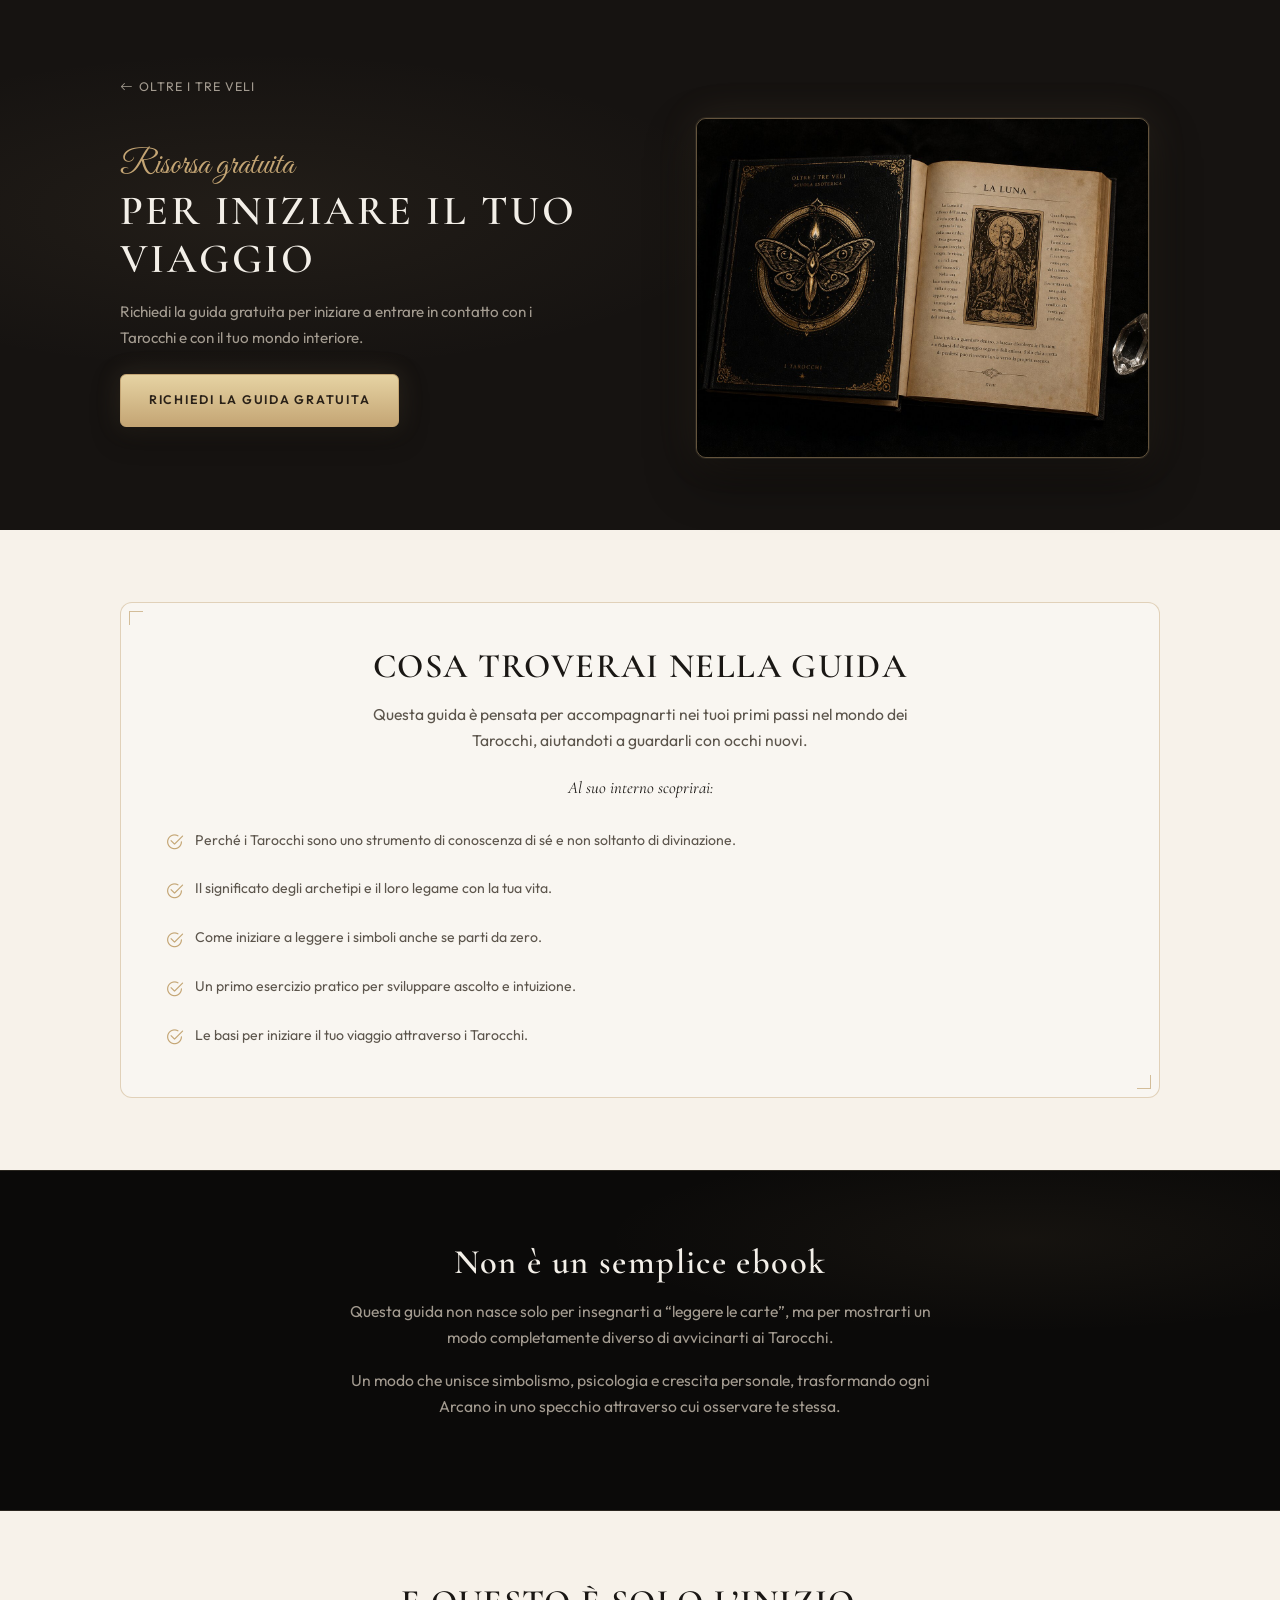
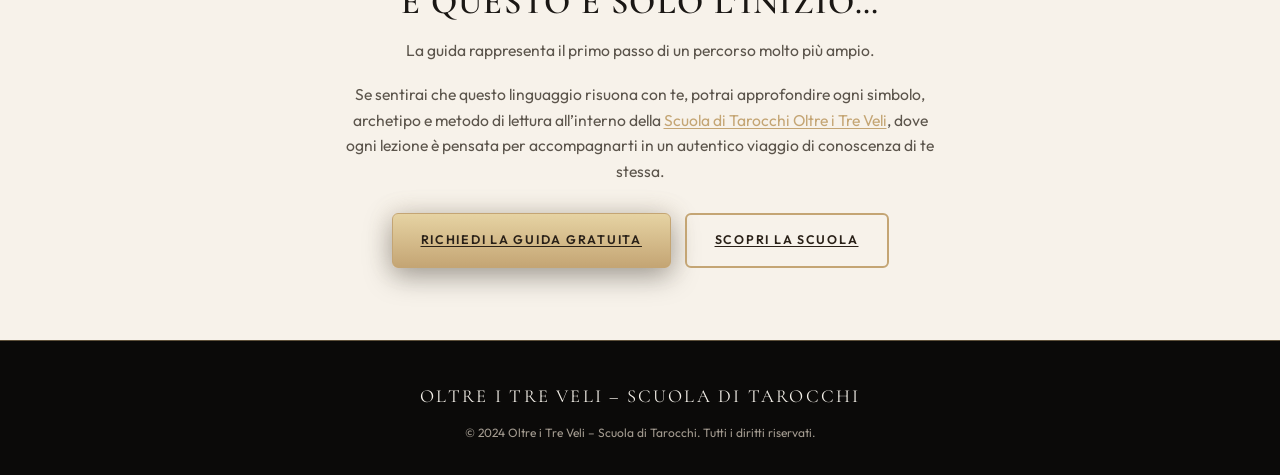
<file: pages/guida.html>
<!DOCTYPE html>
<html lang="it">
<head>
  <meta charset="UTF-8">
  <meta name="viewport" content="width=device-width, initial-scale=1.0">
  <meta name="description" content="Richiedi la guida gratuita sui Tarocchi — Oltre i Tre Veli. Per iniziare a entrare in contatto con il tuo mondo interiore.">
  <title>Guida gratuita – Oltre i Tre Veli</title>

  <link rel="preconnect" href="https://fonts.googleapis.com">
  <link rel="preconnect" href="https://fonts.gstatic.com" crossorigin>
  <link href="https://fonts.googleapis.com/css2?family=Cormorant+Garamond:ital,wght@0,400;0,500;0,600;0,700;1,400;1,500&family=Great+Vibes&family=Outfit:wght@300;400;500;600&display=swap" rel="stylesheet">
  <link href="https://cdn.jsdelivr.net/npm/bootstrap@5.3.3/dist/css/bootstrap.min.css" rel="stylesheet">
  <link href="https://cdn.jsdelivr.net/npm/bootstrap-icons@1.11.3/font/bootstrap-icons.min.css" rel="stylesheet">
  <link href="../styles.css" rel="stylesheet">
</head>
<body>

  <!-- Hero: richiesta guida + photoBook -->
  <section class="bonus-top bonus-top--compact" id="risorsa" aria-labelledby="bonus-title">
    <div class="section-inner">
      <a class="back-link" href="../index.html">
        <i class="bi bi-arrow-left" aria-hidden="true"></i>
        Oltre i Tre Veli
      </a>

      <div class="bonus-top-grid">

        <div class="bonus-copy">
          <span class="label-script">Risorsa gratuita</span>
          <h1 id="bonus-title">Per iniziare il tuo viaggio</h1>
          <p>
            Richiedi la guida gratuita per iniziare a entrare in contatto
            con i Tarocchi e con il tuo mondo interiore.
          </p>
          <a
            id="cta-guida-gratuita"
            class="btn-gold"
            href="https://wa.me/393520942078"
            target="_blank"
            rel="noopener noreferrer"
          >RICHIEDI LA GUIDA GRATUITA</a>
        </div>

        <div class="bonus-visual">
          <img
            class="img-premium"
            src="../images/photoBook.jpg"
            alt="Libro esoterico Oltre i Tre Veli: falena dorata e pagina La Luna con cristallo"
            width="800"
            height="600">
        </div>

      </div>
    </div>
  </section>

  <!-- Cosa troverai -->
  <section class="guide-section guide-section--cream" aria-labelledby="guide-find-title">
    <div class="section-inner">
      <div class="ornate-frame">
        <h2 class="guide-section-title" id="guide-find-title">Cosa troverai nella guida</h2>
        <p class="guide-section-lead">
          Questa guida è pensata per accompagnarti nei tuoi primi passi nel mondo dei Tarocchi,
          aiutandoti a guardarli con occhi nuovi.
        </p>
        <p class="guide-section-lead guide-section-lead--tight">Al suo interno scoprirai:</p>

        <ul class="benefit-list">
          <li>
            <i class="bi bi-check2-circle" aria-hidden="true"></i>
            <div>
              <span>Perché i Tarocchi sono uno strumento di conoscenza di sé e non soltanto di divinazione.</span>
            </div>
          </li>
          <li>
            <i class="bi bi-check2-circle" aria-hidden="true"></i>
            <div>
              <span>Il significato degli archetipi e il loro legame con la tua vita.</span>
            </div>
          </li>
          <li>
            <i class="bi bi-check2-circle" aria-hidden="true"></i>
            <div>
              <span>Come iniziare a leggere i simboli anche se parti da zero.</span>
            </div>
          </li>
          <li>
            <i class="bi bi-check2-circle" aria-hidden="true"></i>
            <div>
              <span>Un primo esercizio pratico per sviluppare ascolto e intuizione.</span>
            </div>
          </li>
          <li>
            <i class="bi bi-check2-circle" aria-hidden="true"></i>
            <div>
              <span>Le basi per iniziare il tuo viaggio attraverso i Tarocchi.</span>
            </div>
          </li>
        </ul>
      </div>
    </div>
  </section>

  <!-- Non è un semplice ebook -->
  <section class="guide-section guide-section--night" aria-labelledby="guide-ebook-title">
    <div class="section-inner guide-prose">
      <h2 class="guide-section-title" id="guide-ebook-title">Non è un semplice ebook</h2>
      <p>
        Questa guida non nasce solo per insegnarti a “leggere le carte”,
        ma per mostrarti un modo completamente diverso di avvicinarti ai Tarocchi.
      </p>
      <p>
        Un modo che unisce simbolismo, psicologia e crescita personale,
        trasformando ogni Arcano in uno specchio attraverso cui osservare te stessa.
      </p>
    </div>
  </section>

  <!-- Solo l’inizio + CTA scuola + richiesta guida -->
  <section class="guide-section guide-section--cream" aria-labelledby="guide-start-title">
    <div class="section-inner guide-prose">
      <h2 class="guide-section-title" id="guide-start-title">E questo è solo l’inizio…</h2>
      <p>
        La guida rappresenta il primo passo di un percorso molto più ampio.
      </p>
      <p>
        Se sentirai che questo linguaggio risuona con te, potrai approfondire ogni simbolo,
        archetipo e metodo di lettura all’interno della
        <a href="scuola.html">Scuola di Tarocchi Oltre i Tre Veli</a>,
        dove ogni lezione è pensata per accompagnarti in un autentico viaggio di conoscenza di te stessa.
      </p>

      <div class="guide-cta-row">
        <a
          class="btn-gold js-cta-guida"
          href="https://wa.me/393520942078"
          target="_blank"
          rel="noopener noreferrer"
        >RICHIEDI LA GUIDA GRATUITA</a>
        <a class="btn-gold btn-gold--ghost" href="scuola.html">SCOPRI LA SCUOLA</a>
      </div>
    </div>
  </section>

  <footer class="site-footer">
    <div class="section-inner">
      <p class="footer-brand">Oltre i Tre Veli – Scuola di Tarocchi</p>
      <p class="footer-copy">© 2024 Oltre i Tre Veli – Scuola di Tarocchi. Tutti i diritti riservati.</p>
    </div>
  </footer>

  <script src="../whatsapp-form.js" defer></script>
</body>
</html>
</file>
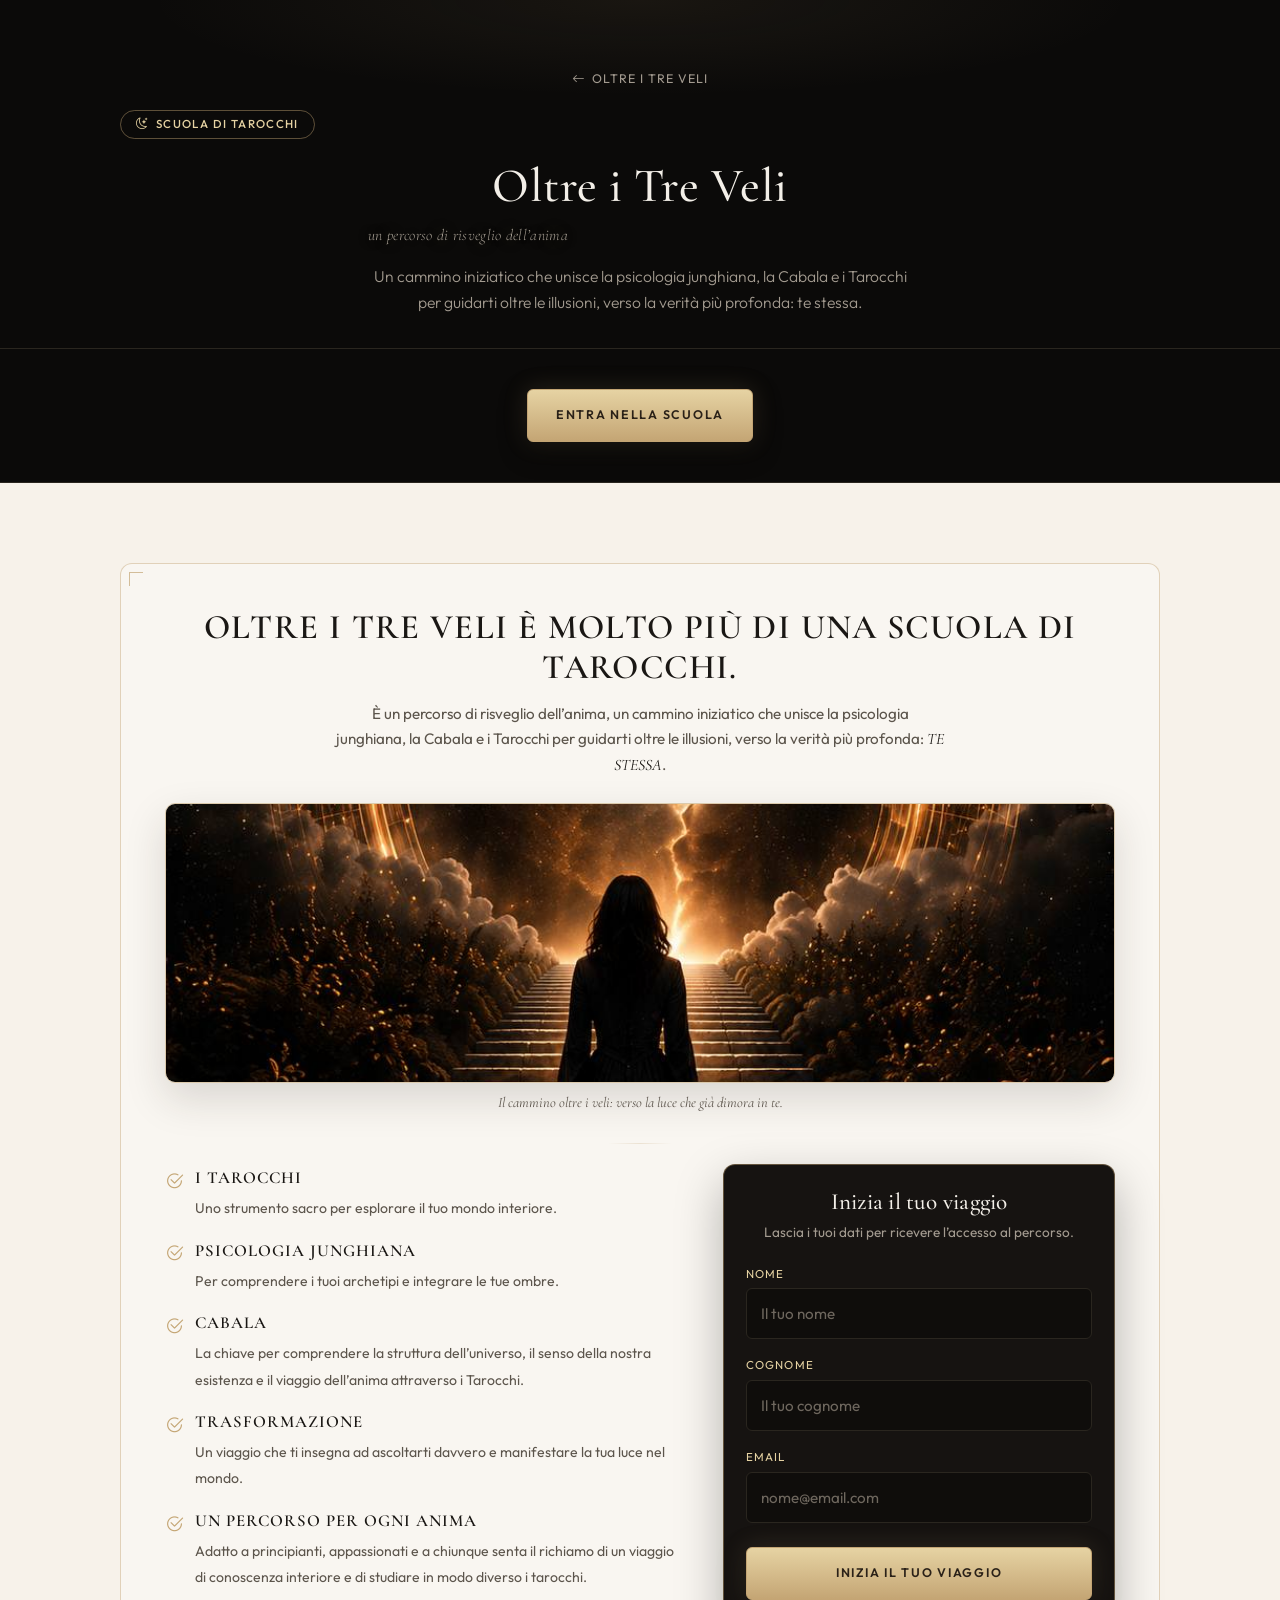
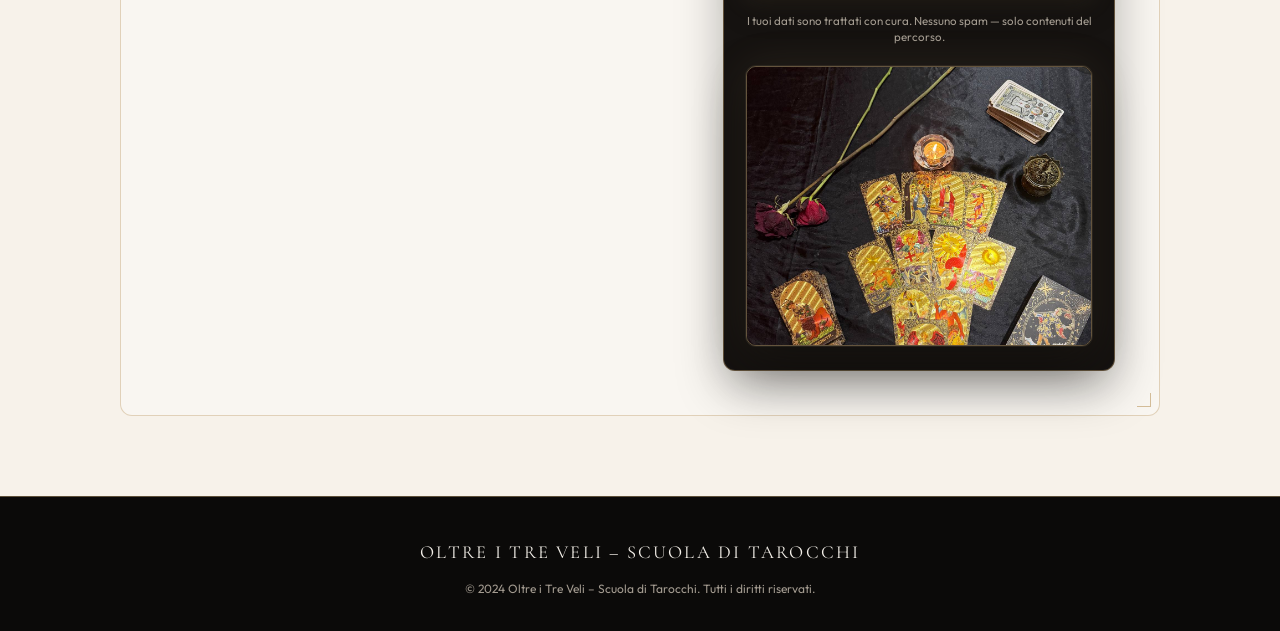
<file: pages/scuola.html>
<!DOCTYPE html>
<html lang="it">
<head>
  <meta charset="UTF-8">
  <meta name="viewport" content="width=device-width, initial-scale=1.0">
  <meta name="description" content="Scuola di Tarocchi Oltre i Tre Veli — un percorso di risveglio tra psicologia junghiana, Cabala e Tarocchi.">
  <title>Scuola di Tarocchi – Oltre i Tre Veli</title>

  <link rel="preconnect" href="https://fonts.googleapis.com">
  <link rel="preconnect" href="https://fonts.gstatic.com" crossorigin>
  <link href="https://fonts.googleapis.com/css2?family=Cormorant+Garamond:ital,wght@0,400;0,500;0,600;0,700;1,400;1,500&family=Great+Vibes&family=Outfit:wght@300;400;500;600&display=swap" rel="stylesheet">
  <link href="https://cdn.jsdelivr.net/npm/bootstrap@5.3.3/dist/css/bootstrap.min.css" rel="stylesheet">
  <link href="https://cdn.jsdelivr.net/npm/bootstrap-icons@1.11.3/font/bootstrap-icons.min.css" rel="stylesheet">
  <link href="../styles.css" rel="stylesheet">
</head>
<body>

  <header class="page-intro" id="inizio">
    <div class="section-inner">
      <a class="back-link" href="../index.html">
        <i class="bi bi-arrow-left" aria-hidden="true"></i>
        Oltre i Tre Veli
      </a>

      <div class="hero-badge page-intro-badge">
        <span class="badge-gold">
          <i class="bi bi-moon-stars" aria-hidden="true"></i>
          Scuola di Tarocchi
        </span>
      </div>

      <h1>Oltre i Tre Veli</h1>
      <p class="hero-sub">un percorso di risveglio dell’anima</p>
      <p>
        Un cammino iniziatico che unisce la psicologia junghiana, la Cabala e i Tarocchi
        per guidarti oltre le illusioni, verso la verità più profonda: te stessa.
      </p>
    </div>
  </header>

  <section class="cta-band" aria-label="Invito alla scuola">
    <div class="section-inner">
      <a class="btn-gold" href="https://wa.me/393520942078" target="_blank" rel="noopener noreferrer">ENTRA NELLA SCUOLA</a>
    </div>
  </section>

  <section class="benefits" id="benefici" aria-labelledby="benefici-title">
    <div class="section-inner">

      <div class="ornate-frame">
        <h2 class="benefits-title" id="benefici-title">
          Oltre i Tre Veli è molto più di una scuola di Tarocchi.
        </h2>

        <p class="benefits-intro">
          È un percorso di risveglio dell’anima, un cammino iniziatico che unisce
          la psicologia junghiana, la Cabala e i Tarocchi per guidarti oltre le illusioni,
          verso la verità più profonda: <em>TE STESSA</em>.
        </p>

        <figure class="mystic-journey">
          <img
            class="img-premium"
            src="../images/photoScale.jpg"
            alt="Figura sulla scalinata verso un portale celeste — il cammino oltre i veli"
            width="1400"
            height="600"
            loading="lazy">
          <figcaption class="mystic-caption">Il cammino oltre i veli: verso la luce che già dimora in te.</figcaption>
        </figure>

        <hr class="gold-divider" aria-hidden="true">

        <div class="benefits-layout">

          <div>
            <ul class="benefit-list">
              <li>
                <i class="bi bi-check2-circle" aria-hidden="true"></i>
                <div>
                  <strong>I TAROCCHI</strong>
                  <span>Uno strumento sacro per esplorare il tuo mondo interiore.</span>
                </div>
              </li>
              <li>
                <i class="bi bi-check2-circle" aria-hidden="true"></i>
                <div>
                  <strong>PSICOLOGIA JUNGHIANA</strong>
                  <span>Per comprendere i tuoi archetipi e integrare le tue ombre.</span>
                </div>
              </li>
              <li>
                <i class="bi bi-check2-circle" aria-hidden="true"></i>
                <div>
                  <strong>CABALA</strong>
                  <span>La chiave per comprendere la struttura dell’universo, il senso della nostra esistenza e il viaggio dell’anima attraverso i Tarocchi.</span>
                </div>
              </li>
              <li>
                <i class="bi bi-check2-circle" aria-hidden="true"></i>
                <div>
                  <strong>TRASFORMAZIONE</strong>
                  <span>Un viaggio che ti insegna ad ascoltarti davvero e manifestare la tua luce nel mondo.</span>
                </div>
              </li>
              <li>
                <i class="bi bi-check2-circle" aria-hidden="true"></i>
                <div>
                  <strong>UN PERCORSO PER OGNI ANIMA</strong>
                  <span>Adatto a principianti, appassionati e a chiunque senta il richiamo di un viaggio di conoscenza interiore e di studiare in modo diverso i tarocchi.</span>
                </div>
              </li>
            </ul>
          </div>

          <aside class="lead-form-card" aria-labelledby="form-title">
            <h3 id="form-title">Inizia il tuo viaggio</h3>
            <p class="form-hint">Lascia i tuoi dati per ricevere l’accesso al percorso.</p>

            <form id="lead-form" action="#" method="post" novalidate>
              <div class="form-group">
                <label for="nome">Nome</label>
                <input type="text" id="nome" name="nome" autocomplete="given-name" required placeholder="Il tuo nome">
              </div>
              <div class="form-group">
                <label for="cognome">Cognome</label>
                <input type="text" id="cognome" name="cognome" autocomplete="family-name" required placeholder="Il tuo cognome">
              </div>
              <div class="form-group">
                <label for="email">Email</label>
                <input type="email" id="email" name="email" autocomplete="email" required placeholder="nome@email.com">
              </div>
              <button type="submit" class="btn-gold">INIZIA IL TUO VIAGGIO</button>
              <p class="form-privacy">
                I tuoi dati sono trattati con cura. Nessuno spam — solo contenuti del percorso.
              </p>
            </form>

            <div class="form-support-photo">
              <img
                class="img-premium"
                src="../images/photoTarocchi.jpg"
                alt="Carte dei Tarocchi — strumento del percorso Oltre i Tre Veli"
                width="640"
                height="800"
                loading="lazy">
            </div>
          </aside>

        </div>
      </div>

    </div>
  </section>

  <footer class="site-footer">
    <div class="section-inner">
      <p class="footer-brand">Oltre i Tre Veli – Scuola di Tarocchi</p>
      <p class="footer-copy">© 2024 Oltre i Tre Veli – Scuola di Tarocchi. Tutti i diritti riservati.</p>
    </div>
  </footer>

  <script src="../whatsapp-form.js" defer></script>
</body>
</html>
</file>
<file: styles.css>
/* =========================================================
   Oltre i Tre Veli — shared design system
   Palette / typography aligned to images/exampleDesign.jpg
   ========================================================= */
:root {
  --bg-night: #0B0A09;
  --bg-night-alt: #161311;
  --bg-cream: #F7F2EA;
  --bg-cream-soft: #F9F6F1;
  --text-on-dark: #F3EFE8;
  --text-on-light: #1A1714;
  --muted-on-dark: #A39B90;
  --muted-on-light: #5C554C;
  --gold: #C4A574;
  --gold-light: #E6D3A3;
  --gold-dark: #2A2118;
  --gold-border: rgba(196, 165, 116, 0.45);
  --border-dark: #2A261F;
  --content-max: 1040px;
  --hub-max: 520px;
  --radius: 10px;
  --font-serif: "Cormorant Garamond", Georgia, serif;
  --font-sans: "Outfit", sans-serif;
  --font-script: "Great Vibes", cursive;
}

*,
*::before,
*::after {
  box-sizing: border-box;
}

html {
  scroll-behavior: smooth;
}

body {
  margin: 0;
  font-family: var(--font-sans);
  font-weight: 400;
  font-size: 1rem;
  line-height: 1.65;
  color: var(--text-on-dark);
  background: var(--bg-night);
  -webkit-font-smoothing: antialiased;
}

img {
  max-width: 100%;
  height: auto;
  display: block;
}

a {
  color: var(--gold-light);
  text-decoration: none;
}

a:hover,
a:focus-visible {
  color: var(--gold);
  text-decoration: underline;
}

.font-serif { font-family: var(--font-serif); }
.font-script { font-family: var(--font-script); }

h1, h2, h3, .headline {
  font-family: var(--font-serif);
  font-weight: 500;
  line-height: 1.15;
  letter-spacing: 0.01em;
}

.section-inner {
  width: min(100% - 2rem, var(--content-max));
  margin-inline: auto;
}

.back-link {
  display: inline-flex;
  align-items: center;
  gap: 0.4rem;
  font-size: 0.78rem;
  letter-spacing: 0.08em;
  text-transform: uppercase;
  color: var(--muted-on-dark);
  text-decoration: none;
  margin-bottom: 1.25rem;
}

.back-link:hover,
.back-link:focus-visible {
  color: var(--gold-light);
  text-decoration: none;
}

.back-link-light {
  color: var(--muted-on-light);
}

.back-link-light:hover,
.back-link-light:focus-visible {
  color: var(--gold);
}

/* =========================================================
   CTA — oro pieno
   ========================================================= */
.btn-gold {
  display: inline-flex;
  align-items: center;
  justify-content: center;
  gap: 0.5rem;
  padding: 0.95rem 1.75rem;
  font-family: var(--font-sans);
  font-size: 0.78rem;
  font-weight: 600;
  letter-spacing: 0.14em;
  text-transform: uppercase;
  text-decoration: none;
  color: var(--gold-dark) !important;
  background: linear-gradient(180deg, var(--gold-light) 0%, var(--gold) 100%);
  border: 1px solid var(--gold);
  border-radius: 6px;
  box-shadow: 0 8px 28px rgba(0, 0, 0, 0.35), 0 0 24px rgba(196, 165, 116, 0.18);
  transition: filter 0.2s ease, box-shadow 0.2s ease;
  cursor: pointer;
  width: 100%;
  max-width: 320px;
}

.btn-gold:hover,
.btn-gold:focus-visible {
  filter: brightness(1.06);
  color: var(--gold-dark) !important;
  text-decoration: none;
  box-shadow: 0 10px 32px rgba(0, 0, 0, 0.4), 0 0 30px rgba(196, 165, 116, 0.28);
}

.btn-gold:focus-visible {
  outline: 2px solid var(--gold-light);
  outline-offset: 3px;
}

.cta-band {
  background: var(--bg-night);
  padding: 2.5rem 0;
  text-align: center;
  border-block: 1px solid var(--border-dark);
}

.cta-band .btn-gold {
  max-width: 380px;
}

/* =========================================================
   IMMAGINI / BADGES
   ========================================================= */
.img-premium {
  width: 100%;
  object-fit: cover;
  border-radius: var(--radius);
  border: 1px solid var(--gold-border);
  box-shadow:
    0 0 0 1px rgba(230, 211, 163, 0.08),
    0 20px 50px rgba(0, 0, 0, 0.45),
    0 0 40px rgba(196, 165, 116, 0.12);
}

.ornate-frame {
  position: relative;
  border: 1px solid var(--gold-border);
  border-radius: 12px;
  padding: clamp(1.5rem, 4vw, 2.75rem);
  background: var(--bg-cream-soft);
}

.ornate-frame::before,
.ornate-frame::after {
  content: "";
  position: absolute;
  width: 14px;
  height: 14px;
  border-color: var(--gold);
  border-style: solid;
  opacity: 0.7;
}

.ornate-frame::before {
  top: 8px;
  left: 8px;
  border-width: 1px 0 0 1px;
}

.ornate-frame::after {
  bottom: 8px;
  right: 8px;
  border-width: 0 1px 1px 0;
}

.badge-gold {
  display: inline-flex;
  align-items: center;
  gap: 0.4rem;
  padding: 0.4rem 0.95rem;
  font-family: var(--font-sans);
  font-size: 0.72rem;
  font-weight: 500;
  letter-spacing: 0.12em;
  text-transform: uppercase;
  color: var(--gold-light);
  background: transparent;
  border: 1px solid var(--gold-border);
  border-radius: 999px;
  text-align: center;
  line-height: 1.3;
}

.label-script {
  font-family: var(--font-script);
  font-size: clamp(1.6rem, 4vw, 2.1rem);
  color: var(--gold);
  line-height: 1;
  display: block;
  margin-bottom: 0.35rem;
}

.gold-divider {
  width: 64px;
  height: 1px;
  background: linear-gradient(90deg, transparent, var(--gold), transparent);
  margin: 1.25rem auto;
  border: none;
}

/* =========================================================
   HUB — link-in-bio
   ========================================================= */
.hub {
  min-height: 100svh;
  display: flex;
  flex-direction: column;
  background:
    radial-gradient(ellipse 80% 45% at 50% 0%, rgba(196, 165, 116, 0.1), transparent 55%),
    radial-gradient(ellipse 50% 35% at 70% 90%, rgba(80, 50, 30, 0.22), transparent 50%),
    var(--bg-night);
}

.hub-main {
  flex: 1;
  display: flex;
  align-items: center;
  padding: 2.75rem 0 2rem;
}

.hub-inner {
  width: min(100% - 2rem, var(--hub-max));
  margin-inline: auto;
  text-align: center;
}

.hub-avatar {
  position: relative;
  width: 188px;
  height: 188px;
  margin: 0 auto 1.5rem;
}

.hub-avatar-halo {
  position: absolute;
  inset: -18%;
  pointer-events: none;
  opacity: 0.75;
  filter: drop-shadow(0 0 22px rgba(230, 211, 163, 0.4));
}

.hub-avatar-halo svg {
  width: 100%;
  height: 100%;
  display: block;
}

.hub-avatar img {
  position: relative;
  z-index: 1;
  width: 100%;
  height: 100%;
  object-fit: cover;
  object-position: center 18%;
  border-radius: 50%;
  border: 2px solid var(--gold-light);
  box-shadow: 0 12px 36px rgba(0, 0, 0, 0.45), 0 0 20px rgba(230, 211, 163, 0.2);
}

.hub-brand {
  font-family: var(--font-serif);
  font-size: clamp(2.15rem, 7vw, 2.75rem);
  font-weight: 500;
  letter-spacing: 0.06em;
  text-transform: uppercase;
  color: var(--text-on-dark);
  margin: 0 0 0.45rem;
}

.hub-tagline {
  margin: 0 0 1.85rem;
  font-family: var(--font-serif);
  font-style: italic;
  font-size: clamp(1.2rem, 3.5vw, 1.4rem);
  color: var(--gold-light);
  letter-spacing: 0.02em;
  text-shadow: 0 0 18px rgba(230, 211, 163, 0.28);
}

.hub-links {
  display: flex;
  flex-direction: column;
  gap: 0.95rem;
  margin: 0 0 1.6rem;
}

.hub-link {
  display: block;
  width: 100%;
  padding: 1.15rem 1.25rem;
  text-align: center;
  text-decoration: none;
  color: var(--text-on-dark);
  background: rgba(22, 19, 17, 0.72);
  border: 2px solid var(--gold-light);
  border-radius: 10px;
  box-shadow: 0 10px 28px rgba(0, 0, 0, 0.28), 0 0 18px rgba(230, 211, 163, 0.12);
  transition: border-color 0.2s ease, box-shadow 0.2s ease, background 0.2s ease;
}

.hub-link:hover,
.hub-link:focus-visible {
  text-decoration: none;
  color: var(--text-on-dark);
  border-color: #f0e2b8;
  background: rgba(22, 19, 17, 0.92);
  box-shadow: 0 12px 32px rgba(0, 0, 0, 0.38), 0 0 28px rgba(230, 211, 163, 0.22);
}

.hub-link:focus-visible {
  outline: 2px solid var(--gold-light);
  outline-offset: 3px;
}

.hub-link-kicker {
  display: block;
  font-family: var(--font-script);
  font-size: 1.55rem;
  color: var(--gold-light);
  line-height: 1;
  margin-bottom: 0.25rem;
  text-shadow: 0 0 14px rgba(230, 211, 163, 0.3);
}

.hub-link-title {
  display: block;
  font-family: var(--font-serif);
  font-size: clamp(1.35rem, 4vw, 1.55rem);
  font-weight: 600;
  letter-spacing: 0.04em;
  color: var(--text-on-dark);
}

.hub-link-sub {
  display: block;
  margin-top: 0.35rem;
  font-size: 0.95rem;
  color: var(--gold-light);
  font-weight: 400;
  letter-spacing: 0.01em;
  text-shadow: 0 0 12px rgba(230, 211, 163, 0.2);
}

.hub-wa {
  display: inline-flex;
  align-items: center;
  justify-content: center;
  gap: 0.45rem;
  font-size: 1rem;
  color: var(--gold-light);
  text-decoration: none;
  text-shadow: 0 0 12px rgba(230, 211, 163, 0.2);
}

.hub-wa:hover,
.hub-wa:focus-visible {
  color: #f0e2b8;
  text-decoration: none;
}

.hub-wa i {
  color: var(--gold-light);
  font-size: 1.15rem;
}

.hub .site-footer {
  border-top: 1px solid var(--border-dark);
  padding: 1.5rem 0;
}

/* =========================================================
   HERO
   ========================================================= */
.hero {
  min-height: 100svh;
  display: flex;
  align-items: center;
  padding: 3rem 0 2.5rem;
  background:
    radial-gradient(ellipse 80% 50% at 50% 0%, rgba(196, 165, 116, 0.08), transparent 60%),
    radial-gradient(ellipse 60% 40% at 80% 80%, rgba(80, 50, 30, 0.25), transparent 50%),
    var(--bg-night);
}

.hero-badge {
  display: flex;
  flex-wrap: wrap;
  justify-content: center;
  align-items: center;
  gap: 0.55rem;
  margin-bottom: 1.5rem;
}

.hero-portrait {
  position: relative;
  margin: 0 auto 1.75rem;
  max-width: 420px;
  display: flex;
  align-items: center;
  justify-content: center;
}

.hero-halo {
  position: absolute;
  inset: -12% -8%;
  z-index: 0;
  pointer-events: none;
  opacity: 0.72;
  filter: drop-shadow(0 0 28px rgba(196, 165, 116, 0.35));
}

.hero-halo svg {
  width: 100%;
  height: 100%;
  display: block;
}

.hero-portrait .img-premium {
  position: relative;
  z-index: 1;
  aspect-ratio: 4 / 5;
  max-height: min(48vh, 480px);
  width: 88%;
  margin-inline: auto;
  border-radius: 12px;
}

.hero-headline {
  font-size: clamp(2.35rem, 7.5vw, 3.75rem);
  color: var(--text-on-dark);
  margin: 0 0 0.35rem;
  text-align: center;
}

.hero-sub {
  font-family: var(--font-serif);
  font-size: clamp(1.85rem, 5.8vw, 2.75rem);
  font-style: italic;
  font-weight: 500;
  color: var(--gold-light);
  letter-spacing: 0.02em;
  text-align: center;
  margin: 0.15rem 0 1.25rem;
  text-shadow: 0 0 28px rgba(230, 211, 163, 0.35);
}

.hero-lead {
  max-width: 34rem;
  margin: 0 auto 1.5rem;
  text-align: center;
  color: var(--muted-on-dark);
  font-size: 0.98rem;
  font-weight: 300;
}

.hero-benefit-card {
  max-width: 420px;
  margin: 0 auto 1.5rem;
  padding: 1.1rem 1.25rem;
  background: rgba(22, 19, 17, 0.85);
  border: 1px solid var(--gold-border);
  border-radius: var(--radius);
  text-align: center;
  box-shadow: 0 12px 40px rgba(0, 0, 0, 0.35);
}

.hero-benefit-card .icon {
  color: var(--gold);
  font-size: 1.25rem;
  margin-bottom: 0.4rem;
  display: block;
}

.hero-benefit-card p {
  margin: 0;
  font-size: 0.9rem;
  color: var(--text-on-dark);
  line-height: 1.5;
}

.hero-benefit-card p + p {
  margin-top: 0.75rem;
}

.hero-benefit-card strong {
  color: var(--gold-light);
  font-weight: 500;
}

.hero-cta {
  text-align: center;
  margin-bottom: 1.75rem;
}

.hero-cta .btn-gold {
  margin-inline: auto;
}

.micro-benefits {
  display: flex;
  flex-wrap: wrap;
  justify-content: center;
  gap: 1rem 1.5rem;
  list-style: none;
  padding: 0;
  margin: 0;
}

.micro-benefits li {
  display: flex;
  align-items: center;
  gap: 0.45rem;
  font-size: 0.78rem;
  letter-spacing: 0.04em;
  color: var(--muted-on-dark);
}

.micro-benefits i {
  color: var(--gold);
  font-size: 0.95rem;
}

/* =========================================================
   CONSULTO — strip support
   ========================================================= */
.consult-strip {
  background: var(--bg-night-alt);
  padding: clamp(2.5rem, 6vw, 3.5rem) 0;
  border-block: 1px solid var(--border-dark);
}

.consult-strip-grid {
  display: grid;
  gap: 1.5rem;
  align-items: center;
}

.consult-strip h2 {
  font-size: clamp(1.45rem, 4vw, 1.9rem);
  margin: 0 0 0.75rem;
  color: var(--text-on-dark);
  letter-spacing: 0.04em;
}

.consult-strip p {
  margin: 0;
  color: var(--muted-on-dark);
  font-size: 0.95rem;
  max-width: 32rem;
}

.consult-strip .img-premium {
  aspect-ratio: 4 / 5;
  max-height: 380px;
  max-width: 320px;
  margin-inline: auto;
}

/* =========================================================
   SCUOLA INTRO
   ========================================================= */
.page-intro {
  padding: clamp(2.75rem, 7vw, 4rem) 0 2rem;
  background:
    radial-gradient(ellipse 70% 50% at 50% 0%, rgba(196, 165, 116, 0.08), transparent 55%),
    var(--bg-night);
  text-align: center;
}

.page-intro h1 {
  font-size: clamp(2rem, 6vw, 3rem);
  margin: 0 0 0.5rem;
  color: var(--text-on-dark);
}

.page-intro .hero-sub {
  margin-bottom: 1rem;
}

.page-intro p {
  max-width: 34rem;
  margin: 0 auto;
  color: var(--muted-on-dark);
  font-size: 0.98rem;
  font-weight: 300;
}

.page-intro-badge {
  justify-content: center;
  margin-bottom: 1.25rem;
}

/* =========================================================
   BENEFICI + FORM
   ========================================================= */
.benefits {
  background: var(--bg-cream);
  color: var(--text-on-light);
  padding: clamp(3rem, 8vw, 5rem) 0;
  min-height: 100svh;
  display: flex;
  align-items: center;
}

.benefits-title {
  font-size: clamp(1.55rem, 4.2vw, 2.15rem);
  text-align: center;
  color: var(--text-on-light);
  margin: 0 0 0.85rem;
  text-transform: uppercase;
  letter-spacing: 0.04em;
  font-weight: 600;
}

.benefits-intro {
  max-width: 38rem;
  margin: 0 auto 1.5rem;
  text-align: center;
  color: var(--muted-on-light);
  font-size: 0.95rem;
}

.benefits-intro em {
  font-style: italic;
  color: var(--text-on-light);
  font-family: var(--font-serif);
  font-size: 1.05em;
}

.mystic-journey {
  margin: 0 0 1.75rem;
}

.mystic-journey .img-premium {
  aspect-ratio: 21 / 9;
  max-height: 280px;
  width: 100%;
  border-color: rgba(196, 165, 116, 0.55);
  box-shadow: 0 16px 40px rgba(42, 33, 24, 0.15);
  object-position: center 42%;
}

.mystic-caption {
  margin: 0.55rem 0 0;
  text-align: center;
  font-family: var(--font-serif);
  font-style: italic;
  font-size: 0.9rem;
  color: var(--muted-on-light);
}

.benefits-layout {
  display: grid;
  gap: 1.75rem;
}

.benefit-list {
  list-style: none;
  padding: 0;
  margin: 0;
  display: flex;
  flex-direction: column;
  gap: 1rem;
}

.benefit-list li {
  display: grid;
  grid-template-columns: auto 1fr;
  gap: 0.75rem;
  align-items: start;
}

.benefit-list .bi {
  color: var(--gold);
  font-size: 1.15rem;
  margin-top: 0.15rem;
}

.benefit-list strong {
  display: block;
  font-family: var(--font-serif);
  font-size: 1.05rem;
  font-weight: 600;
  letter-spacing: 0.06em;
  color: var(--text-on-light);
  margin-bottom: 0.15rem;
}

.benefit-list span {
  font-size: 0.88rem;
  color: var(--muted-on-light);
  line-height: 1.45;
}

.lead-form-card {
  background: var(--bg-night-alt);
  color: var(--text-on-dark);
  border: 1px solid var(--gold-border);
  border-radius: 12px;
  padding: 1.5rem 1.35rem;
  box-shadow: 0 18px 48px rgba(0, 0, 0, 0.28);
}

.lead-form-card h3 {
  font-size: 1.45rem;
  text-align: center;
  margin: 0 0 0.35rem;
  color: var(--text-on-dark);
}

.lead-form-card .form-hint {
  text-align: center;
  font-size: 0.85rem;
  color: var(--muted-on-dark);
  margin-bottom: 1.25rem;
}

.lead-form-card label {
  display: block;
  font-size: 0.72rem;
  letter-spacing: 0.1em;
  text-transform: uppercase;
  color: var(--gold-light);
  margin-bottom: 0.35rem;
}

.lead-form-card .form-group {
  margin-bottom: 1rem;
}

.lead-form-card input {
  width: 100%;
  padding: 0.75rem 0.9rem;
  font-family: var(--font-sans);
  font-size: 0.95rem;
  color: var(--text-on-dark);
  background: rgba(11, 10, 9, 0.65);
  border: 1px solid var(--border-dark);
  border-radius: 6px;
  outline: none;
}

.lead-form-card input::placeholder {
  color: #6e675e;
}

.lead-form-card input:focus {
  border-color: var(--gold);
  box-shadow: 0 0 0 2px rgba(196, 165, 116, 0.2);
}

.lead-form-card .btn-gold {
  width: 100%;
  max-width: none;
  margin-top: 0.5rem;
}

.form-privacy {
  margin-top: 0.85rem;
  font-size: 0.72rem;
  color: var(--muted-on-dark);
  text-align: center;
  line-height: 1.4;
}

.form-support-photo {
  margin-top: 1.25rem;
}

.form-support-photo .img-premium {
  aspect-ratio: 4 / 5;
  max-height: 280px;
  object-position: center top;
}

/* =========================================================
   GUIDA / BONUS
   ========================================================= */
.bonus-top {
  min-height: 100svh;
  display: flex;
  align-items: center;
  padding: clamp(3rem, 7vw, 4.5rem) 0;
  background:
    radial-gradient(ellipse 70% 55% at 20% 40%, rgba(196, 165, 116, 0.07), transparent 55%),
    var(--bg-night-alt);
}

.bonus-top--compact {
  min-height: 0;
}

.bonus-top-grid {
  display: grid;
  gap: 2rem;
  align-items: center;
}

.bonus-copy {
  text-align: center;
}

.bonus-copy h1,
.bonus-copy h2 {
  font-size: clamp(1.85rem, 5vw, 2.6rem);
  color: var(--text-on-dark);
  margin: 0 0 1rem;
  letter-spacing: 0.06em;
  text-transform: uppercase;
  font-weight: 600;
}

.bonus-copy p {
  max-width: 28rem;
  margin: 0 auto 1.5rem;
  color: var(--muted-on-dark);
  font-size: 0.95rem;
}

.bonus-copy .btn-gold {
  margin-inline: auto;
}

.bonus-visual {
  max-width: 420px;
  margin-inline: auto;
}

.bonus-visual .img-premium {
  aspect-ratio: 4 / 3;
  max-height: 340px;
  object-position: center;
}

/* =========================================================
   GUIDA — sezioni contenuto
   ========================================================= */
.guide-section {
  padding: clamp(3rem, 7vw, 4.5rem) 0;
}

.guide-section--cream {
  background: var(--bg-cream);
  color: var(--text-on-light);
}

.guide-section--night {
  background:
    radial-gradient(ellipse 60% 50% at 80% 20%, rgba(196, 165, 116, 0.06), transparent 55%),
    var(--bg-night);
  color: var(--text-on-dark);
  border-block: 1px solid var(--border-dark);
}

.guide-section-title {
  font-size: clamp(1.55rem, 4.2vw, 2.15rem);
  text-align: center;
  margin: 0 0 1rem;
  letter-spacing: 0.04em;
  font-weight: 600;
}

.guide-section--cream .guide-section-title {
  color: var(--text-on-light);
  text-transform: uppercase;
}

.guide-section--night .guide-section-title {
  color: var(--text-on-dark);
}

.guide-section-lead {
  max-width: 36rem;
  margin: 0 auto 1.25rem;
  text-align: center;
  color: var(--muted-on-light);
  font-size: 0.98rem;
}

.guide-section-lead--tight {
  margin-bottom: 1.5rem;
  color: var(--text-on-light);
  font-family: var(--font-serif);
  font-style: italic;
  font-size: 1.05rem;
}

.guide-prose {
  max-width: 38rem;
  margin-inline: auto;
  text-align: center;
}

.guide-prose p {
  margin: 0 0 1.1rem;
  font-size: 0.98rem;
  line-height: 1.65;
}

.guide-section--cream .guide-prose p {
  color: var(--muted-on-light);
}

.guide-section--night .guide-prose p {
  color: var(--muted-on-dark);
}

.guide-prose a {
  color: var(--gold);
  text-decoration: underline;
  text-underline-offset: 0.15em;
}

.guide-section--cream .guide-prose a {
  color: var(--gold);
}

.guide-prose a:hover,
.guide-prose a:focus-visible {
  color: var(--gold-dark);
}

.guide-section--night .guide-prose a:hover,
.guide-section--night .guide-prose a:focus-visible {
  color: var(--gold-light);
}

.guide-cta-row {
  display: flex;
  flex-wrap: wrap;
  justify-content: center;
  gap: 0.85rem;
  margin-top: 1.75rem;
}

.btn-gold--ghost {
  background: transparent;
  color: var(--gold-light) !important;
  border: 2px solid var(--gold-light);
  box-shadow: none;
}

.guide-section--cream .btn-gold--ghost {
  color: var(--gold-dark) !important;
  border-color: var(--gold);
  background: transparent;
}

.btn-gold--ghost:hover,
.btn-gold--ghost:focus-visible {
  filter: none;
  background: rgba(196, 165, 116, 0.12);
  color: var(--gold-dark) !important;
}

.guide-section--cream .btn-gold--ghost:hover,
.guide-section--cream .btn-gold--ghost:focus-visible {
  background: rgba(196, 165, 116, 0.18);
}

/* =========================================================
   TESTIMONIANZE
   ========================================================= */
.bonus-bottom {
  background: var(--bg-cream);
  color: var(--text-on-light);
  padding: clamp(3rem, 7vw, 4.5rem) 0;
  min-height: 50svh;
}

.bonus-bottom h2 {
  font-size: clamp(1.7rem, 4.5vw, 2.35rem);
  text-align: center;
  color: var(--text-on-light);
  margin: 0 0 0.25rem;
  letter-spacing: 0.05em;
  text-transform: uppercase;
  font-weight: 600;
}

.bonus-bottom .section-sub {
  text-align: center;
  color: var(--muted-on-light);
  font-size: 0.9rem;
  margin-bottom: 1.75rem;
}

.testimonials-track {
  display: flex;
  gap: 1rem;
  overflow-x: auto;
  scroll-snap-type: x mandatory;
  -webkit-overflow-scrolling: touch;
  padding: 0.5rem 0.25rem 1.25rem;
  scrollbar-width: thin;
  scrollbar-color: var(--gold) transparent;
}

.testimonials-track::-webkit-scrollbar {
  height: 4px;
}

.testimonials-track::-webkit-scrollbar-thumb {
  background: var(--gold);
  border-radius: 4px;
}

.testimonial-card {
  flex: 0 0 min(88vw, 300px);
  scroll-snap-align: start;
  background: #fffefb;
  border: 1px solid var(--gold-border);
  border-radius: var(--radius);
  padding: 1.35rem 1.2rem;
  box-shadow: 0 10px 28px rgba(42, 33, 24, 0.08);
  display: flex;
  flex-direction: column;
  gap: 0.75rem;
}

.testimonial-stars {
  color: var(--gold);
  font-size: 0.85rem;
  letter-spacing: 0.08em;
}

.testimonial-card blockquote {
  margin: 0;
  font-family: var(--font-serif);
  font-style: italic;
  font-size: 1.05rem;
  line-height: 1.45;
  color: var(--text-on-light);
  flex-grow: 1;
}

.testimonial-author {
  display: flex;
  align-items: center;
  gap: 0.7rem;
}

.avatar {
  width: 48px;
  height: 48px;
  border-radius: 50%;
  border: 1px solid var(--gold);
  overflow: hidden;
  flex-shrink: 0;
  background: var(--bg-night-alt);
}

.avatar img {
  width: 100%;
  height: 100%;
  object-fit: cover;
  display: block;
}

.testimonial-author-meta {
  display: flex;
  flex-direction: column;
  gap: 0.15rem;
  min-width: 0;
}

.testimonial-author strong {
  font-size: 0.9rem;
  font-weight: 500;
  color: var(--text-on-light);
}

.testimonial-ig {
  display: inline-flex;
  align-items: center;
  gap: 0.3rem;
  font-size: 0.72rem;
  font-weight: 400;
  letter-spacing: 0.02em;
  color: var(--muted-on-light);
  text-decoration: none;
}

.testimonial-ig:hover,
.testimonial-ig:focus-visible {
  color: var(--gold);
  text-decoration: underline;
}

.testimonial-ig i {
  font-size: 0.85rem;
  color: var(--gold);
}

.scroll-hint {
  text-align: center;
  font-size: 0.75rem;
  color: var(--muted-on-light);
  letter-spacing: 0.06em;
  margin-top: 0.25rem;
}

/* =========================================================
   FOOTER
   ========================================================= */
.site-footer {
  background: var(--bg-night);
  color: var(--muted-on-dark);
  padding: 2.5rem 0 2rem;
  text-align: center;
  border-top: 1px solid var(--gold-border);
}

.footer-brand {
  font-family: var(--font-serif);
  font-size: 1.15rem;
  letter-spacing: 0.12em;
  text-transform: uppercase;
  color: var(--text-on-dark);
  margin: 0 0 0.75rem;
}

.footer-copy {
  margin: 0;
  font-size: 0.75rem;
  color: var(--muted-on-dark);
}

/* =========================================================
   DESKTOP
   ========================================================= */
@media (min-width: 768px) {
  .hero {
    padding: 4rem 0 3.5rem;
  }

  .hero-portrait {
    max-width: 460px;
    margin-bottom: 2rem;
  }

  .hero-portrait .img-premium {
    max-height: min(52vh, 520px);
  }

  .mystic-journey .img-premium {
    aspect-ratio: 21 / 8;
    max-height: 260px;
  }

  .benefits-layout {
    grid-template-columns: 1.15fr 0.85fr;
    align-items: start;
    gap: 2.25rem;
  }

  .bonus-top-grid {
    grid-template-columns: 1.05fr 0.95fr;
    gap: 2.5rem;
    text-align: left;
  }

  .bonus-copy {
    text-align: left;
  }

  .bonus-copy p {
    margin-left: 0;
  }

  .bonus-copy .btn-gold {
    margin-left: 0;
  }

  .bonus-visual {
    margin-inline: 0 0 auto;
    max-width: 460px;
  }

  .testimonial-card {
    flex-basis: 260px;
  }

  .btn-gold {
    width: auto;
  }

  .consult-strip-grid {
    grid-template-columns: 1fr 0.85fr;
    gap: 2.25rem;
    text-align: left;
  }

  .consult-strip .img-premium {
    margin-inline: 0 0 auto;
  }
}

@media (min-width: 992px) {
  .hero .section-inner {
    display: grid;
    grid-template-columns: 1fr 1.05fr;
    gap: 2.5rem;
    align-items: center;
  }

  .hero-media {
    order: 2;
  }

  .hero-content {
    order: 1;
    text-align: left;
  }

  .hero-badge,
  .hero-headline,
  .hero-sub,
  .hero-lead,
  .hero-cta {
    text-align: left;
  }

  .hero-badge {
    justify-content: flex-start;
  }

  .hero-benefit-card {
    margin-left: 0;
    text-align: left;
  }

  .hero-benefit-card .icon {
    display: inline-block;
    margin-right: 0.35rem;
    margin-bottom: 0;
  }

  .hero-cta .btn-gold {
    margin-left: 0;
  }

  .micro-benefits {
    justify-content: flex-start;
  }

  .hero-portrait {
    margin: 0;
    max-width: none;
  }

  .hero-portrait .img-premium {
    max-height: min(70vh, 620px);
    aspect-ratio: 4 / 5;
  }

  .mystic-journey .img-premium {
    max-height: 280px;
  }

  .benefits-layout {
    grid-template-columns: 1.2fr 0.9fr;
  }
}

@media (prefers-reduced-motion: reduce) {
  html {
    scroll-behavior: auto;
  }
}
</file>
